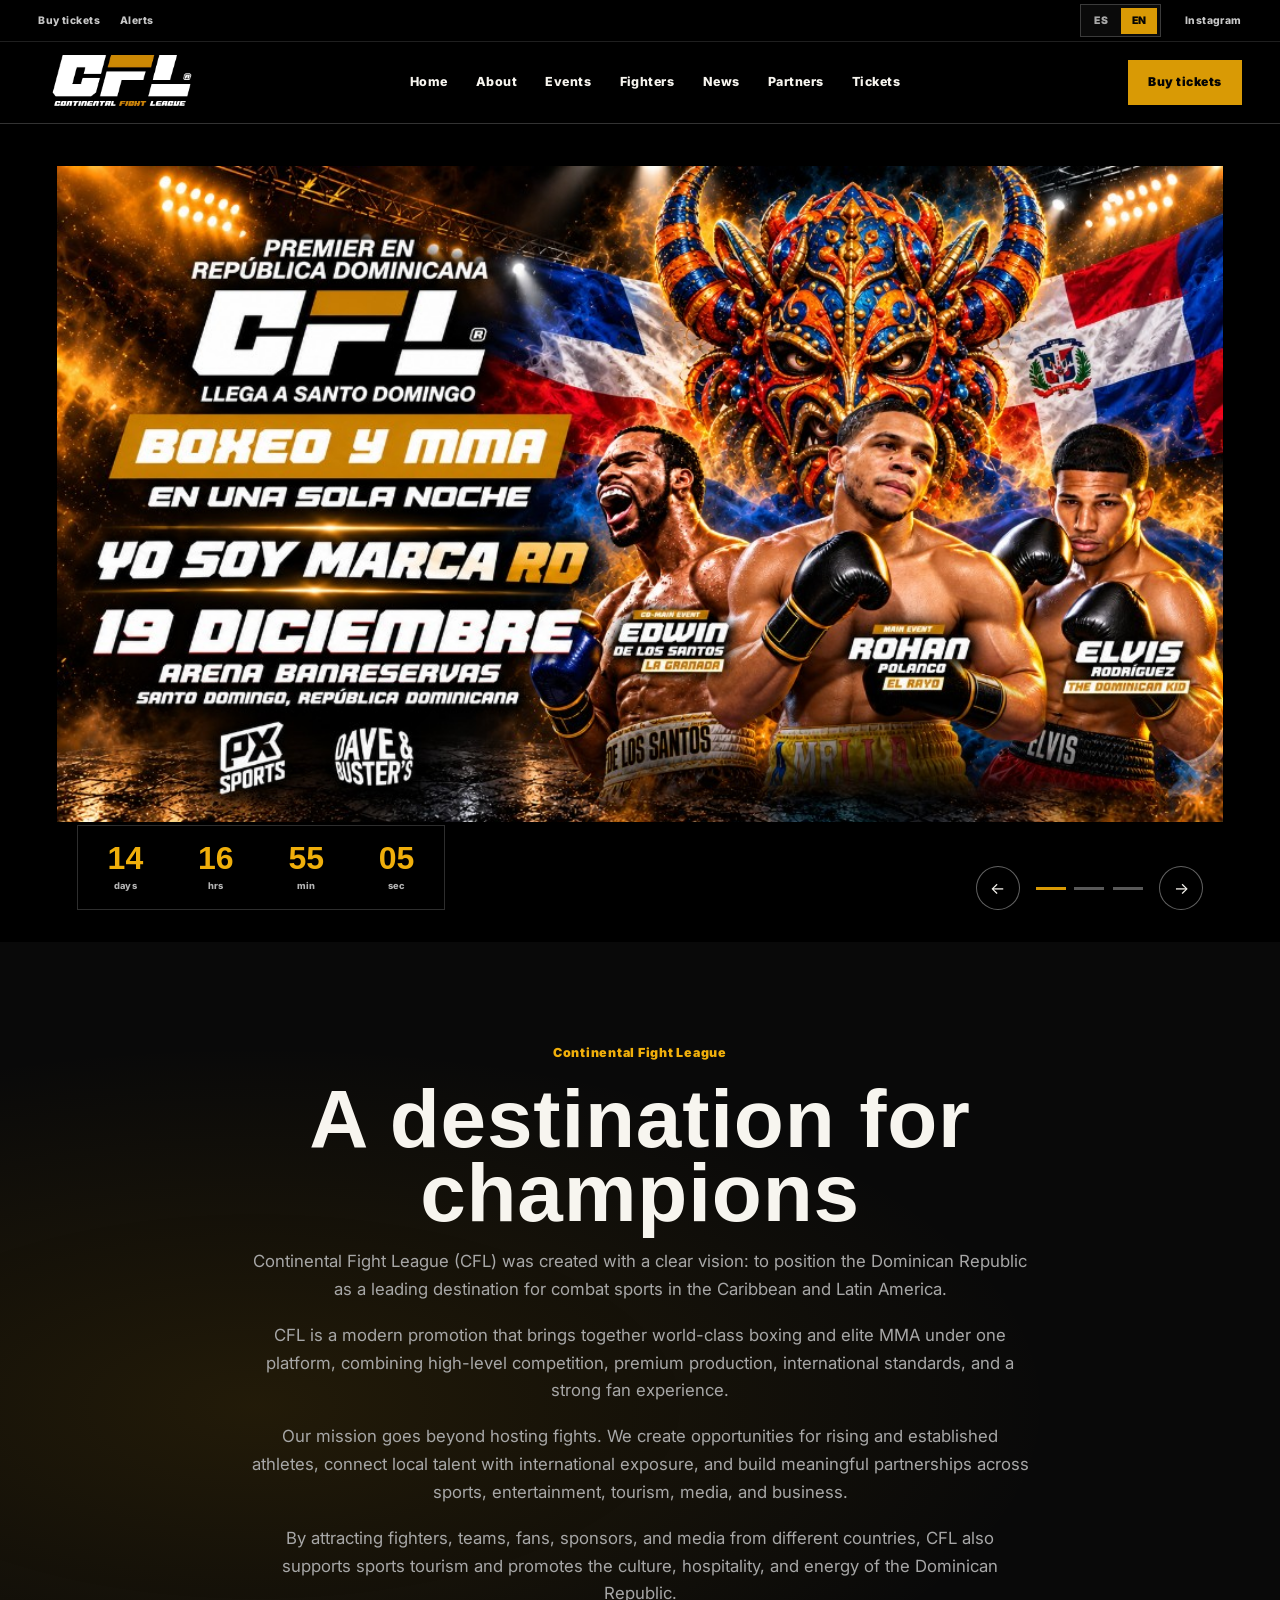
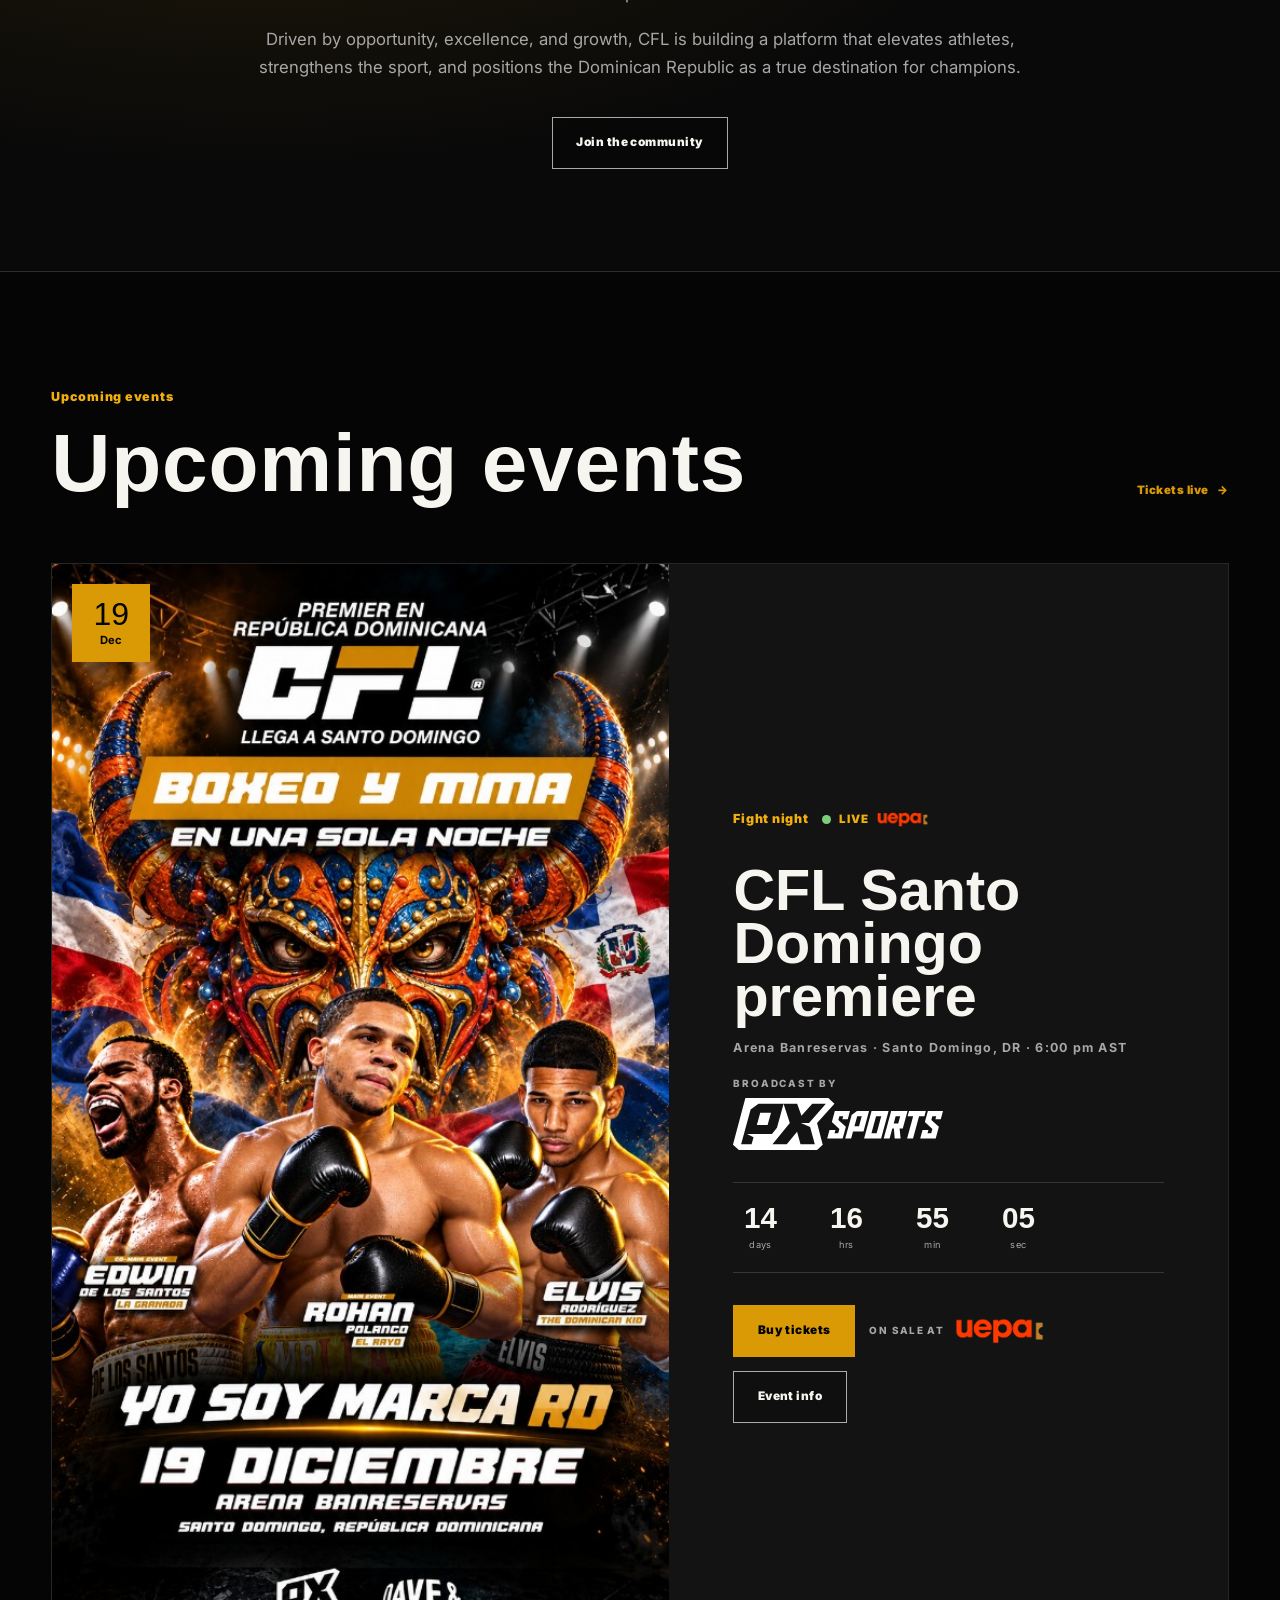
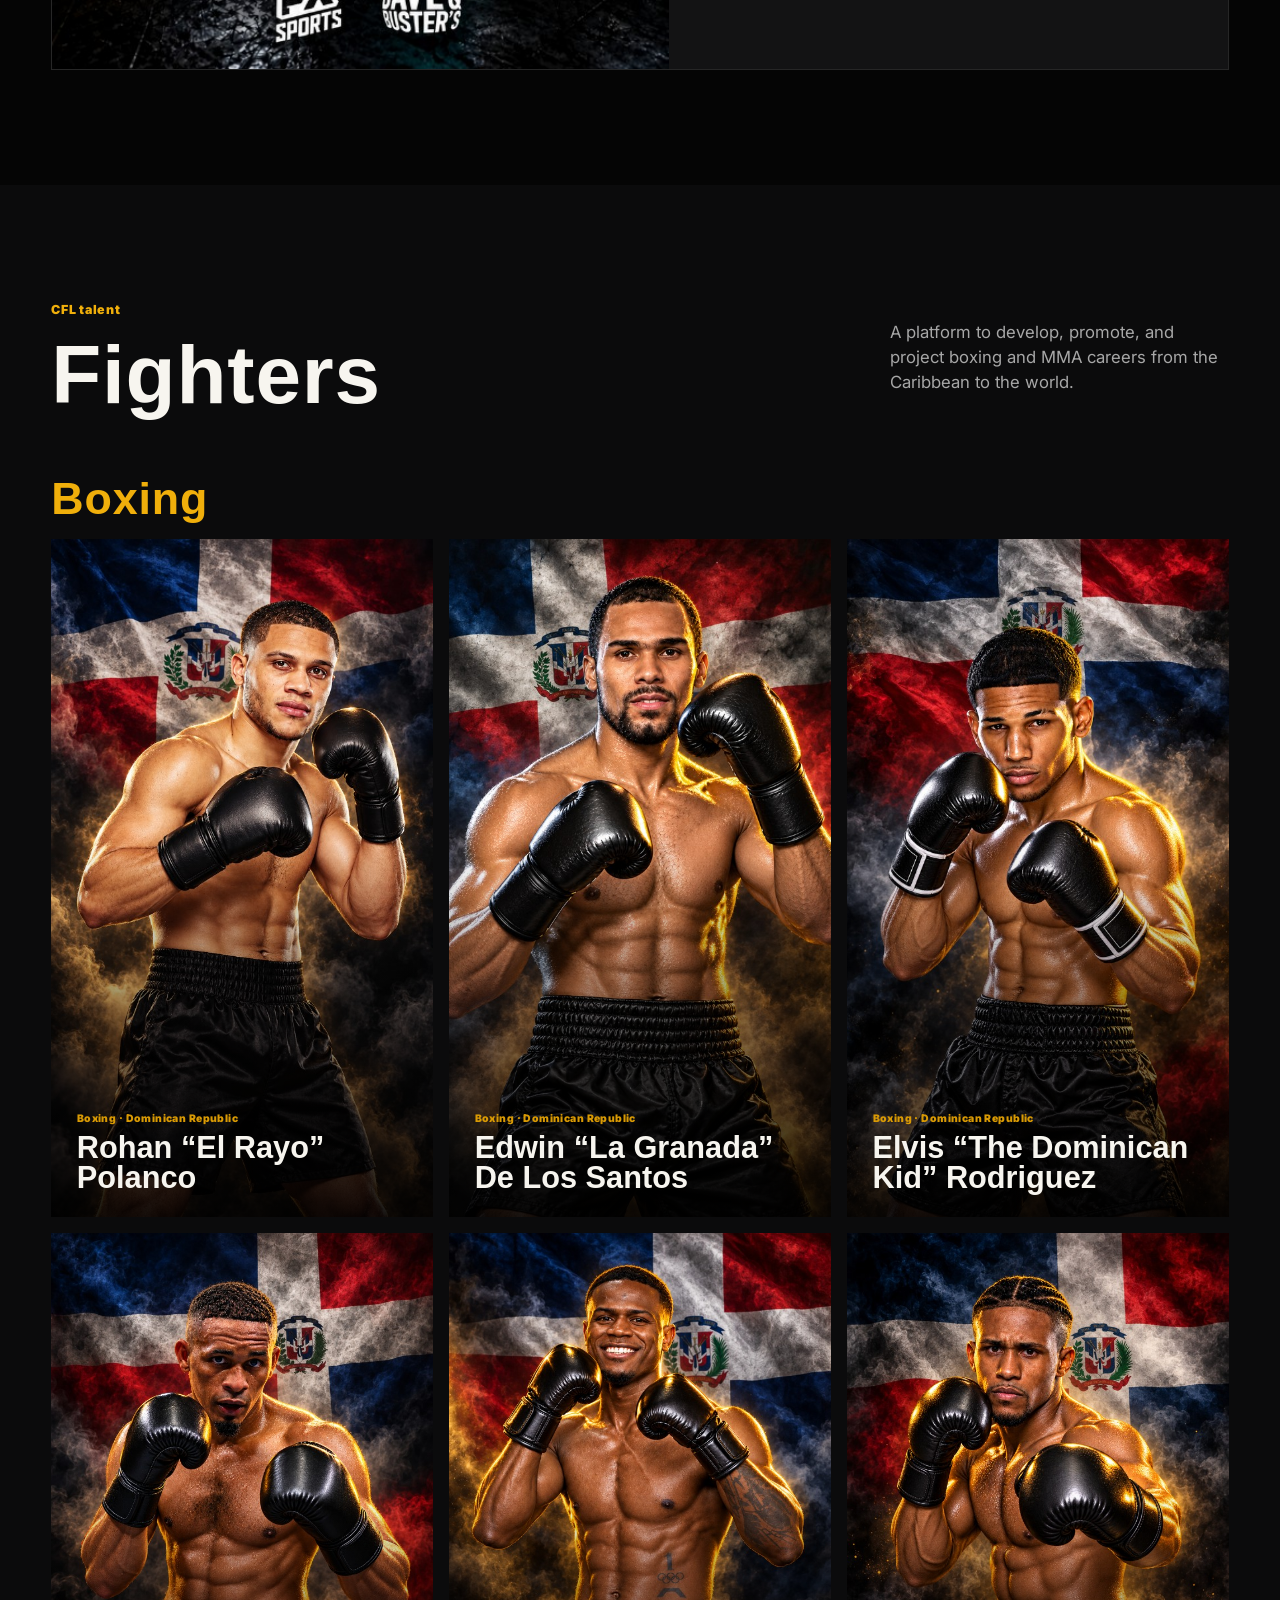
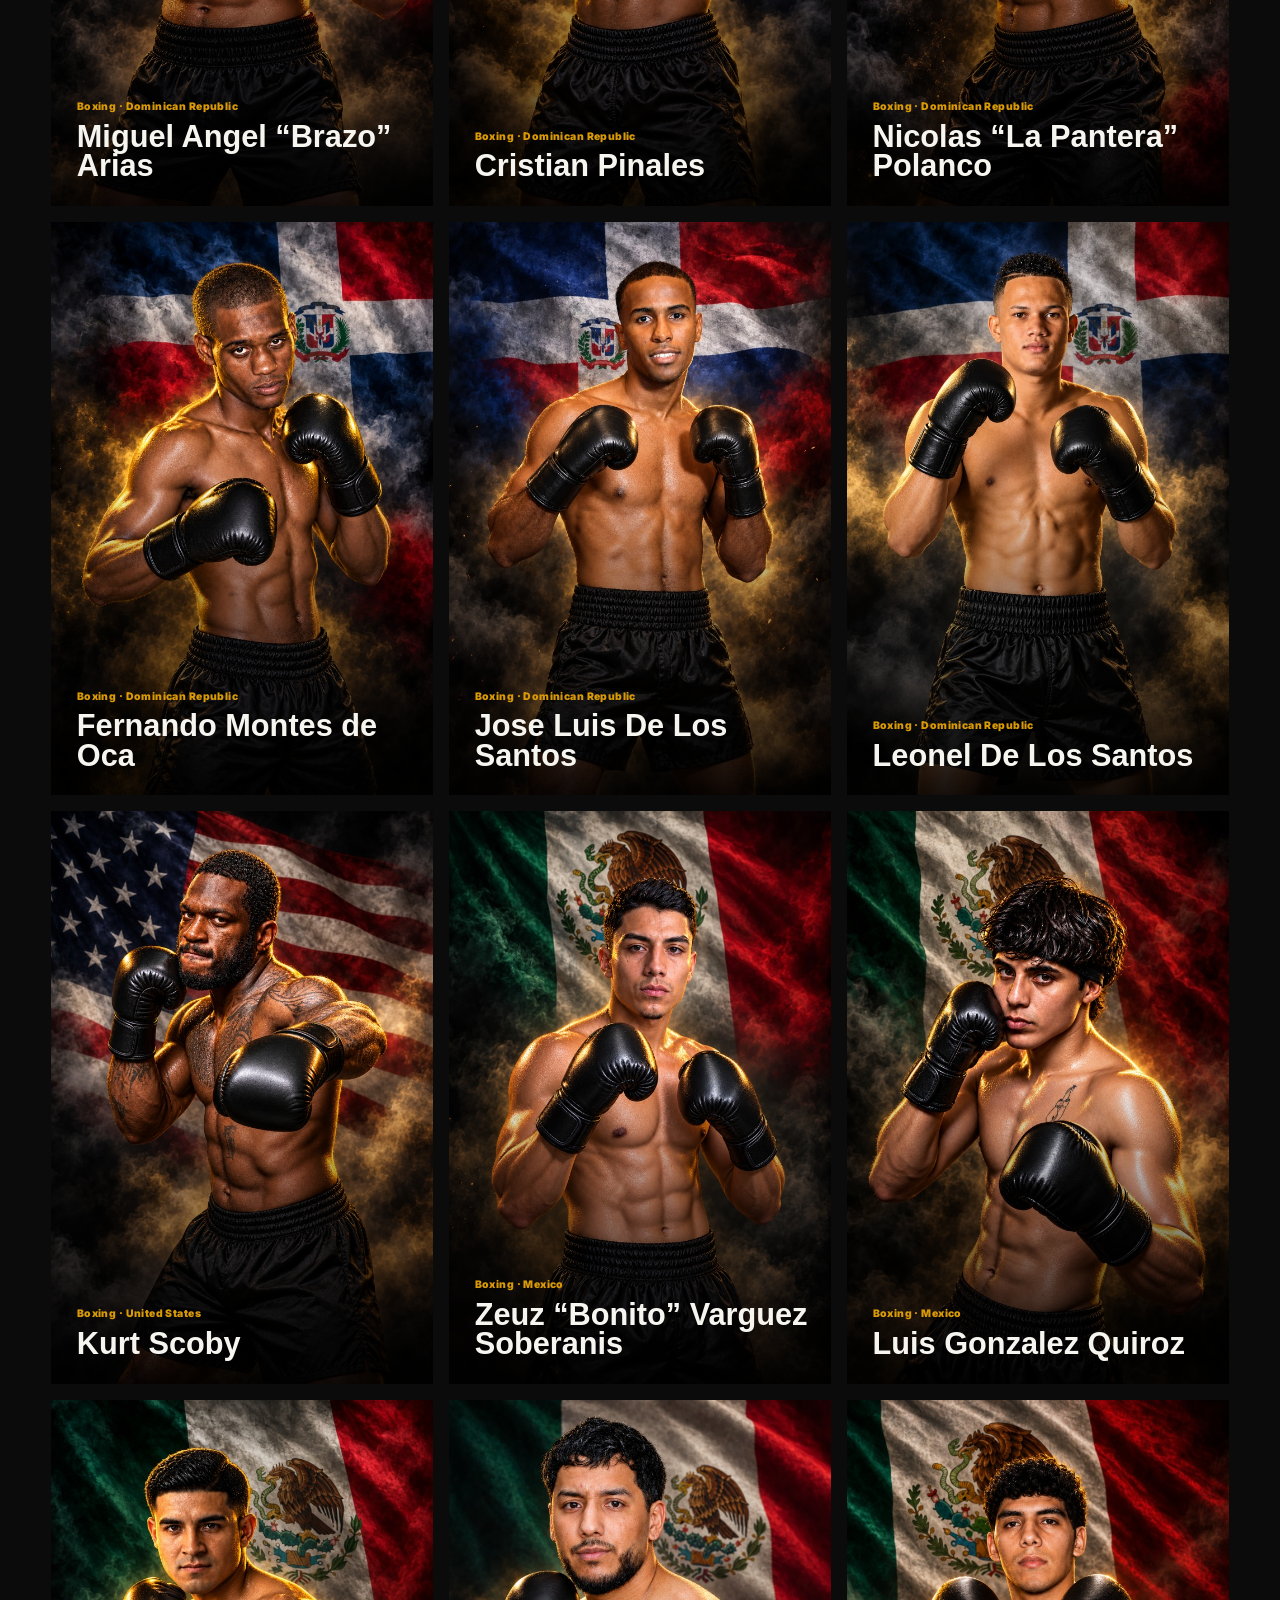
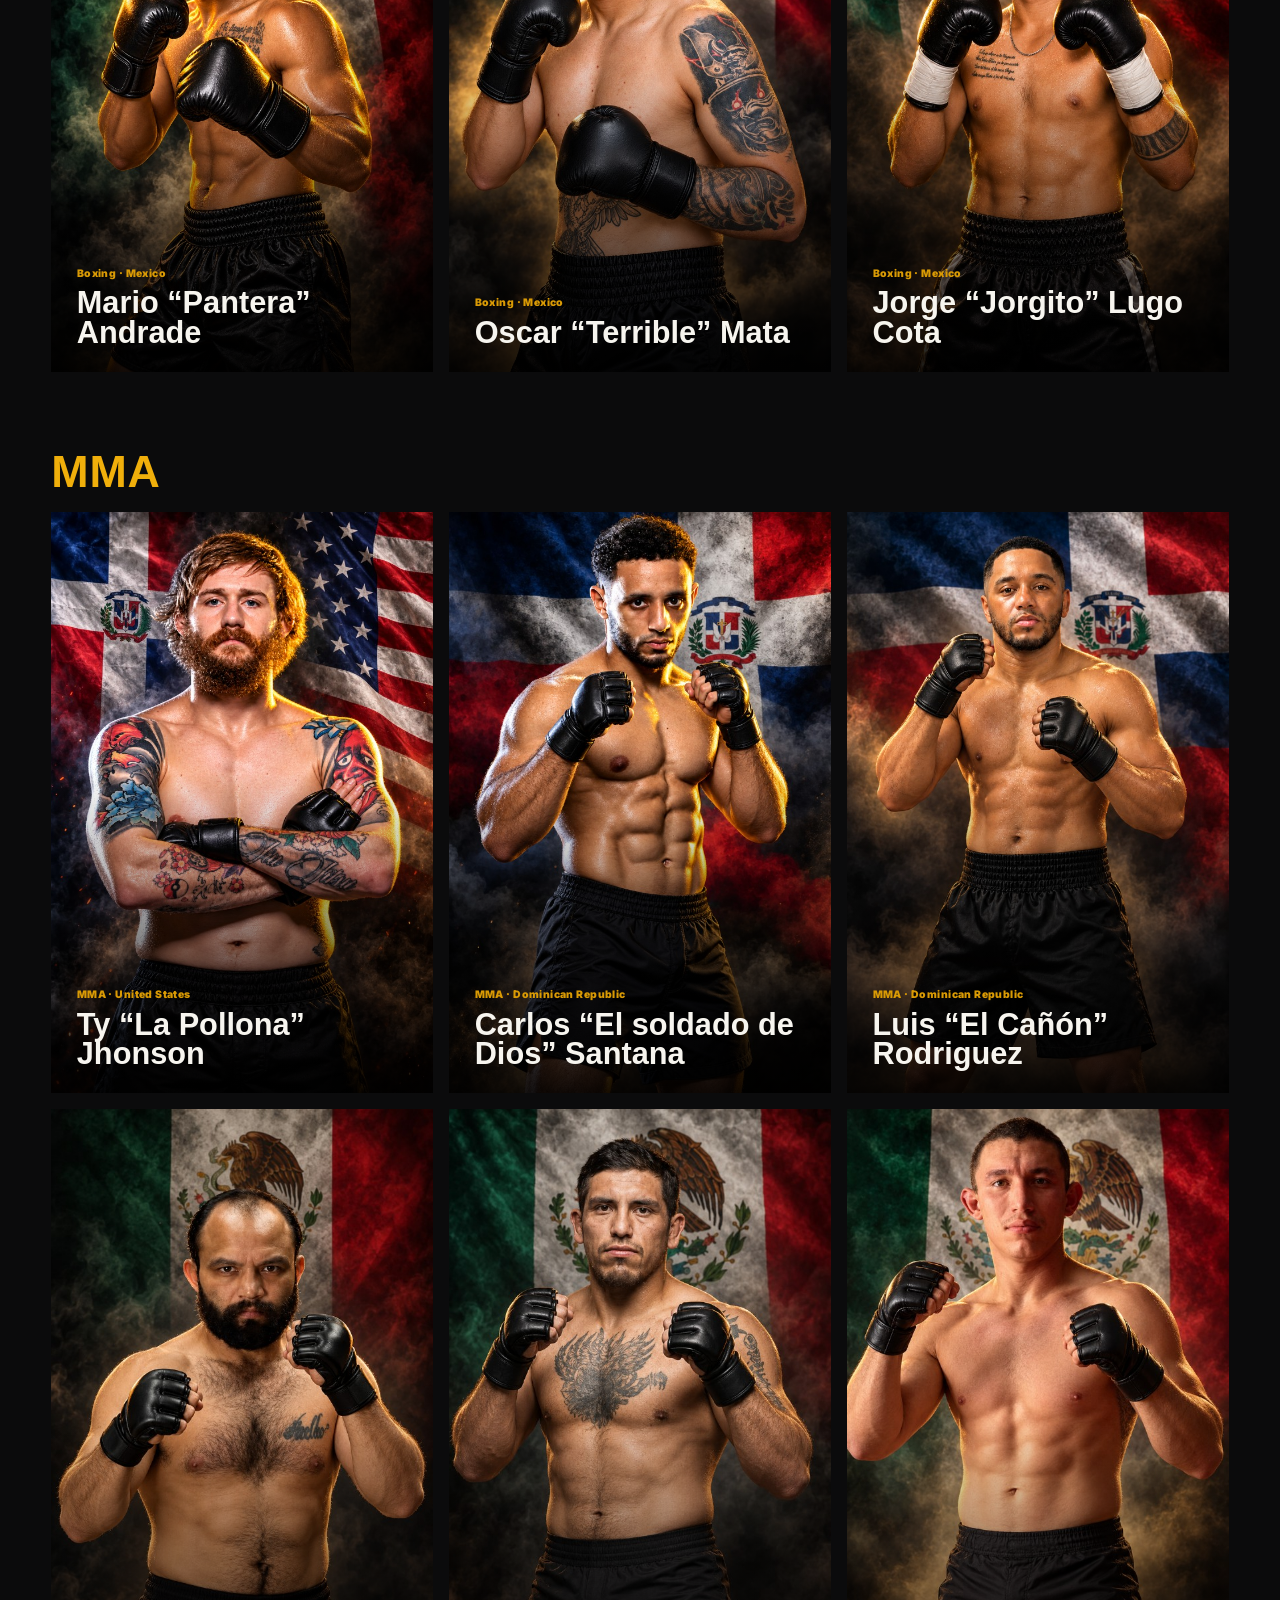
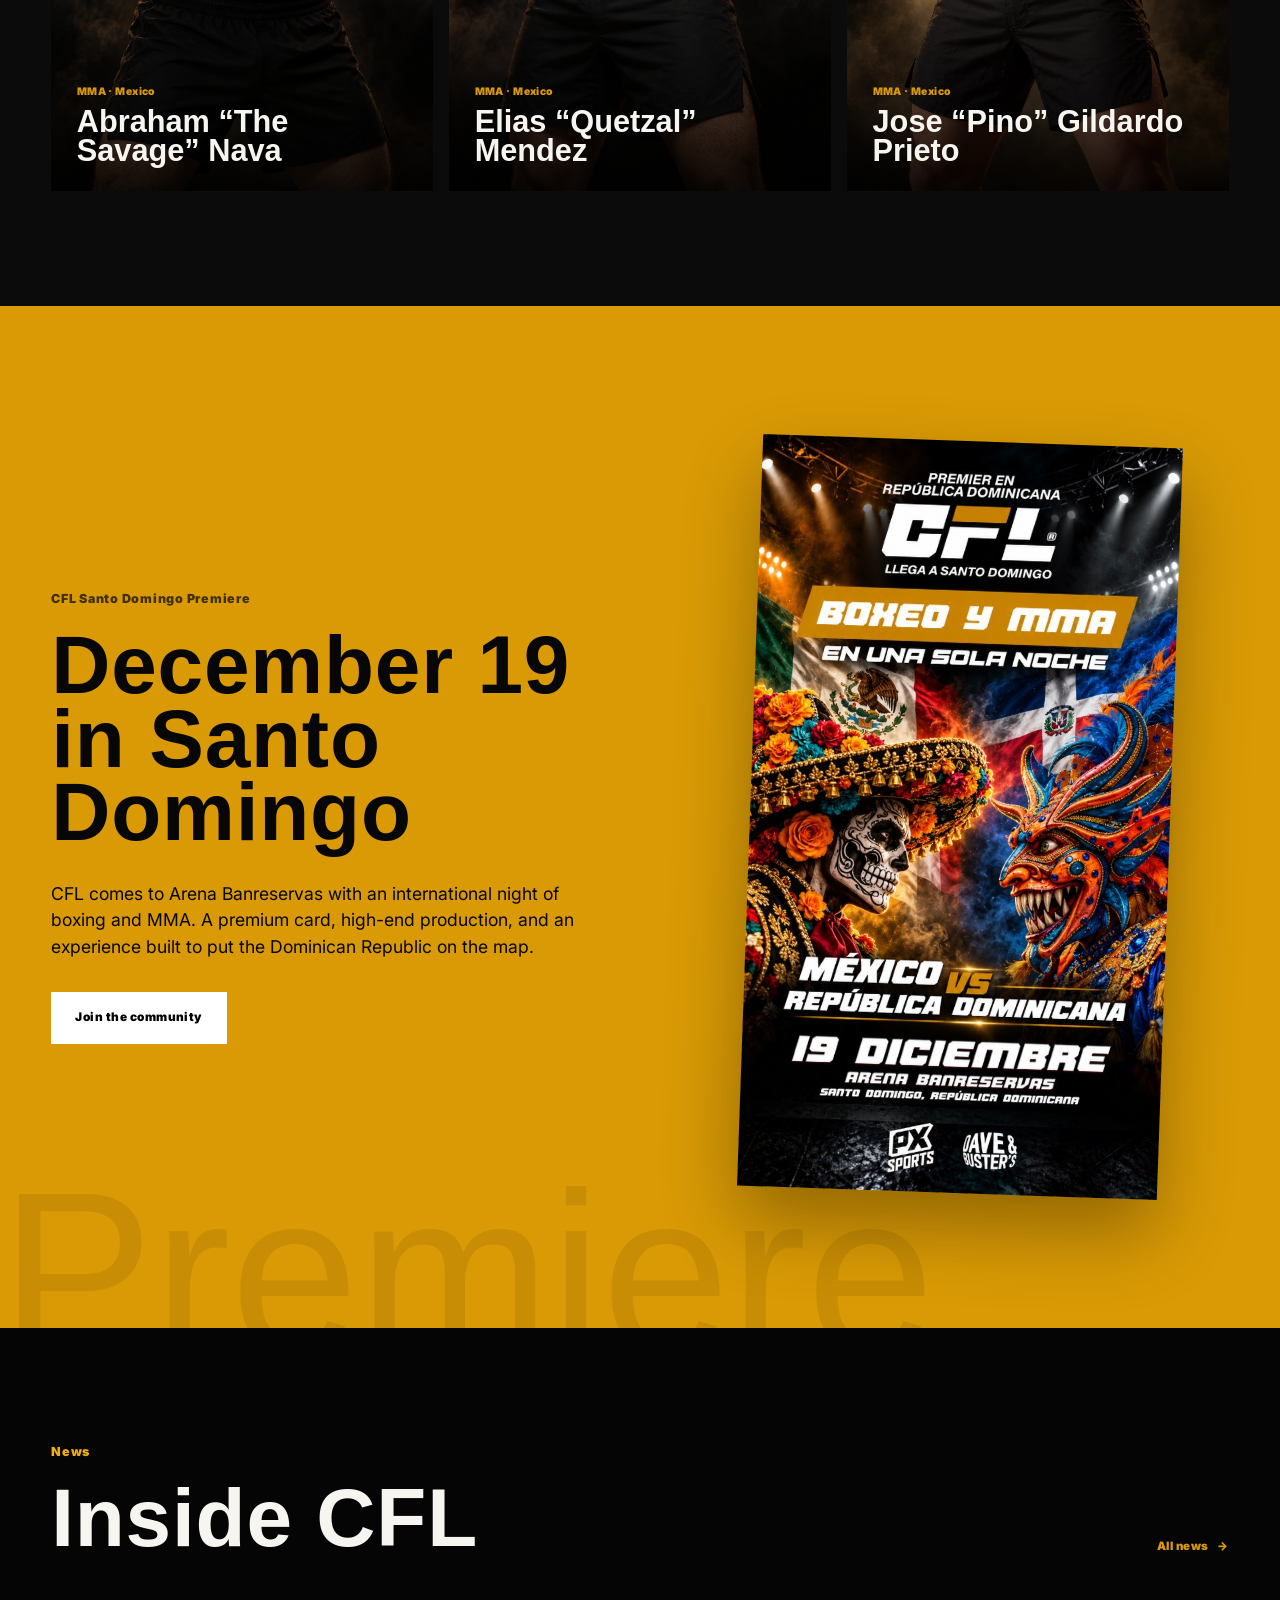
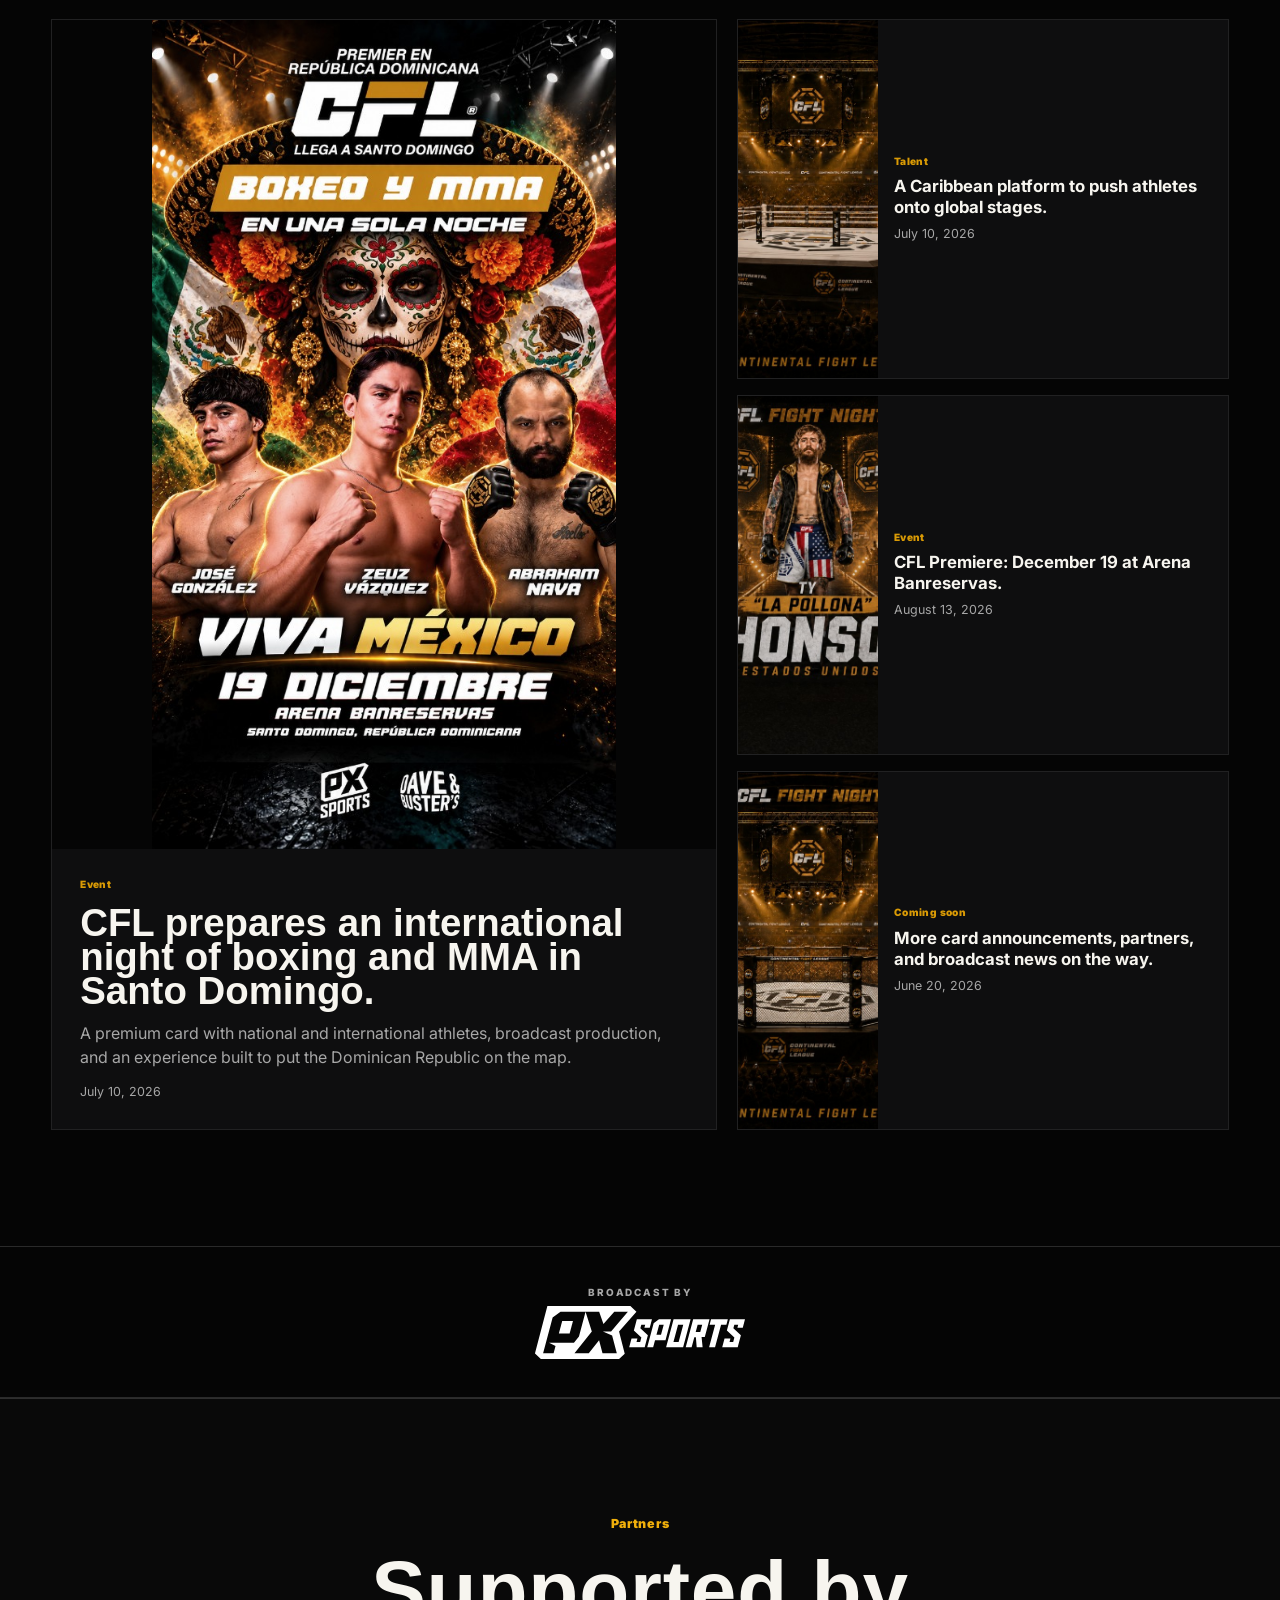
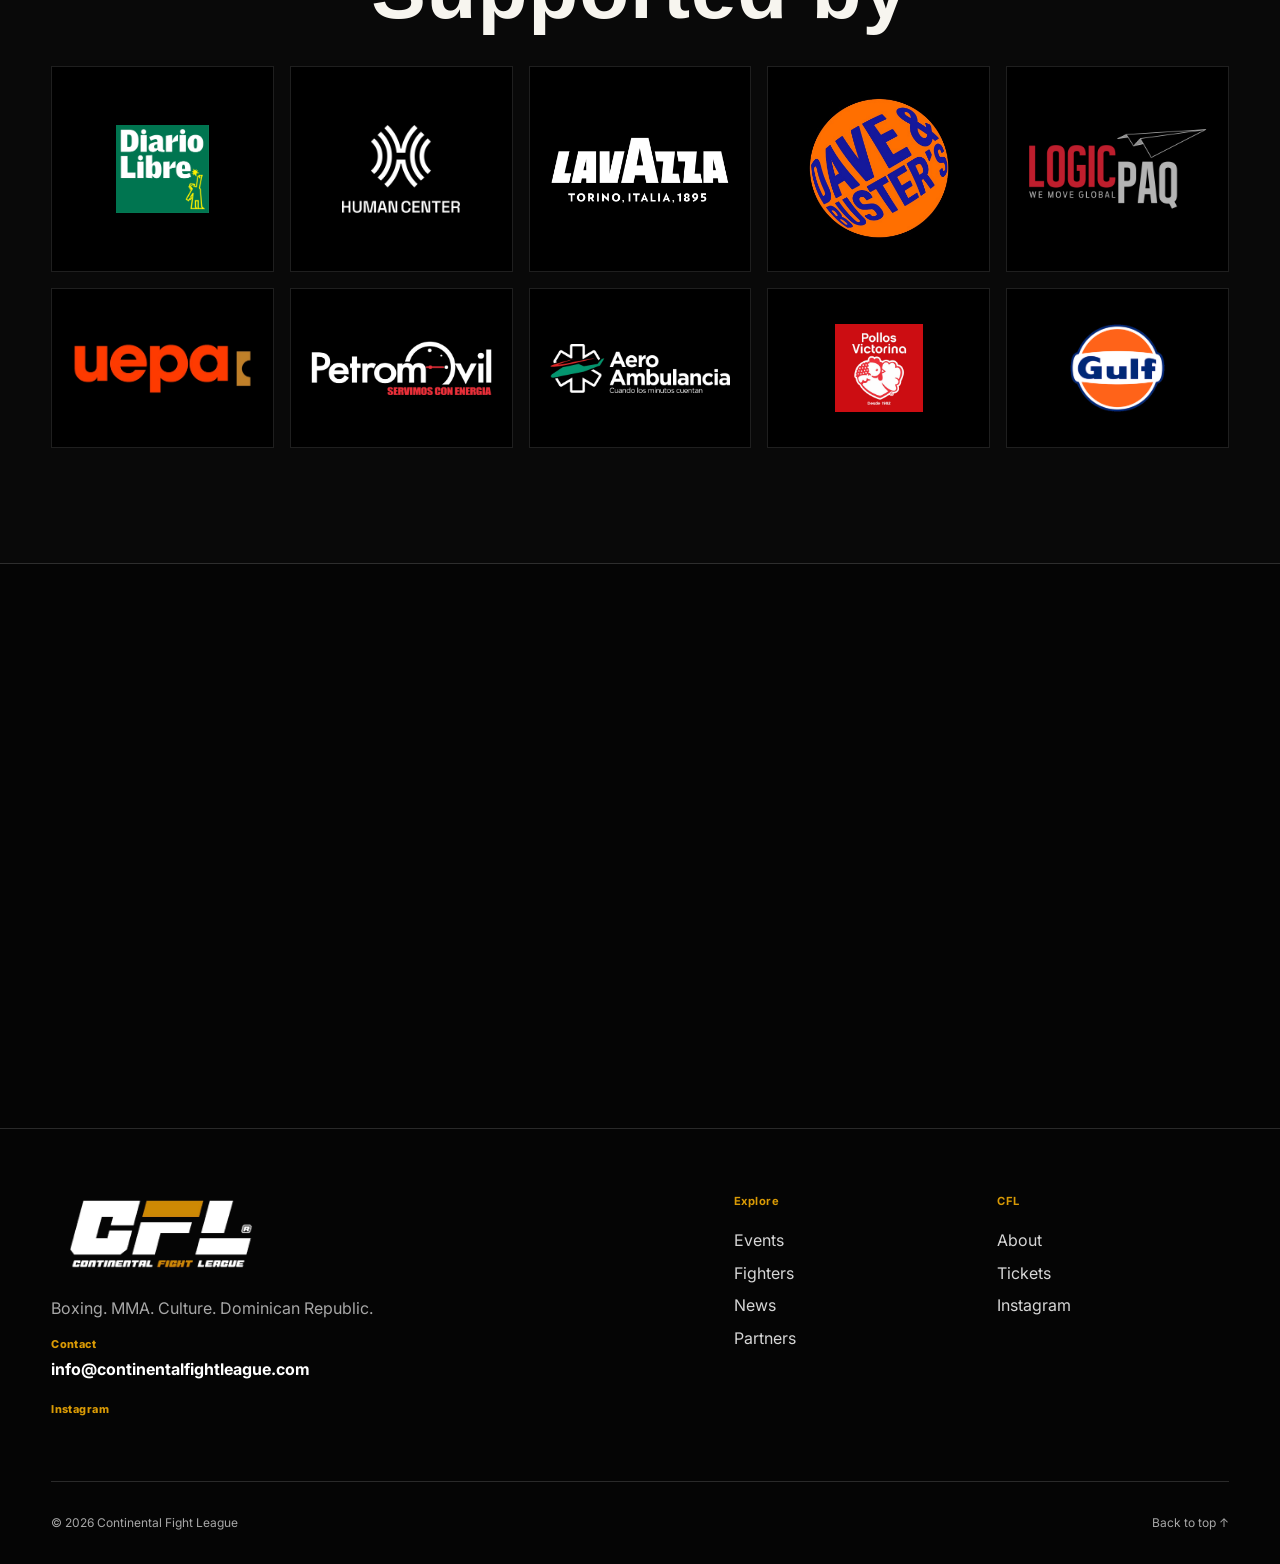
<file: index.html>
<!doctype html>
<html lang="en">
<head>
  <meta charset="utf-8" />
  <meta name="viewport" content="width=device-width, initial-scale=1" />
  <meta name="theme-color" content="#070707" />
  <meta name="description" content="Continental Fight League: boxing, MMA, and international entertainment from Santo Domingo, Dominican Republic." />
  <title>CFL | Continental Fight League</title>
  <link rel="icon" href="assets/favicon.png?v=5" type="image/png" />
  <link rel="apple-touch-icon" href="assets/apple-touch-icon.png?v=5" />
  <link rel="preconnect" href="https://fonts.googleapis.com" />
  <link rel="preconnect" href="https://fonts.gstatic.com" crossorigin />
  <link href="https://fonts.googleapis.com/css2?family=Inter:wght@400;600;700;800;900&display=swap" rel="stylesheet" />
  <link rel="stylesheet" href="styles.css?v=17" />
  <script>
    document.documentElement.lang = localStorage.getItem("cfl-lang") || "en";
  </script>
</head>
<body>
  <a class="skip-link" href="#main" data-i18n="skip">Saltar al contenido</a>

  <div class="utility-bar">
    <div class="utility-inner">
      <div class="utility-links">
        <a href="tickets.html" data-i18n="buy_tickets">Comprar boletos</a>
        <a href="#registro" data-i18n="alerts">Alertas</a>
      </div>
      <div class="utility-tools">
        <div class="lang-switch" role="group" data-i18n-aria="lang_label" aria-label="Idioma">
          <button type="button" data-lang="es" aria-pressed="false">ES</button>
          <button type="button" data-lang="en" aria-pressed="true">EN</button>
        </div>
        <div class="utility-social" data-i18n-aria="socials" aria-label="Redes sociales">
          <a href="https://www.instagram.com/cfldr" target="_blank" rel="noopener noreferrer">Instagram</a>
        </div>
      </div>
    </div>
  </div>

  <header class="site-header" id="top">
    <a class="brand" href="index.html" data-i18n-aria="brand_home" aria-label="CFL, inicio">
      <img src="assets/cfl-logo-white.png?v=6" alt="Continental Fight League" />
    </a>

    <button class="menu-toggle" type="button" aria-expanded="false" aria-controls="primary-nav">
      <span></span><span></span><span></span>
      <span class="sr-only" data-i18n="open_menu">Abrir menú</span>
    </button>

    <nav class="primary-nav" id="primary-nav" data-i18n-aria="nav_main" aria-label="Navegación principal">
      <a href="#top" data-i18n="nav_home">Inicio</a>
      <a href="#nosotros" data-i18n="nav_about">Nosotros</a>
      <a href="#evento" data-i18n="nav_events">Eventos</a>
      <a href="#talento" data-i18n="nav_fighters">Atletas</a>
      <a href="#noticias" data-i18n="nav_news">Noticias</a>
      <a href="#partners" data-i18n="nav_partners">Partners</a>
      <a href="tickets.html" data-i18n="nav_tickets">Boletos</a>
    </nav>

    <a class="header-cta" href="tickets.html" data-i18n="buy_tickets">Comprar boletos</a>
  </header>

  <main id="main">
    <section class="hero" data-i18n-aria="hero_label" aria-label="CFL fight night">
      <div class="hero-slider" data-slider>
        <article class="hero-slide hero-slide-poster is-active">
          <img src="assets/hero-marca-rd.jpg?v=1" alt="Yo soy marca RD. Edwin De Los Santos, Rohan Polanco y Elvis Rodríguez. Premier CFL, 19 de diciembre, Arena Banreservas." />
          <h1 class="sr-only" data-i18n="hero1_title">Yo soy marca RD</h1>
        </article>

        <article class="hero-slide hero-slide-poster">
          <img src="assets/hero-mexico-rd.jpg?v=1" alt="México vs República Dominicana. Boxeo y MMA en una sola noche. 19 de diciembre, Arena Banreservas." />
          <h2 class="sr-only" data-i18n="hero2_title">México vs República Dominicana</h2>
        </article>

        <article class="hero-slide hero-slide-poster">
          <img src="assets/hero-viva-mexico.jpg?v=2" alt="Viva México. Quiroz, Varguez y Andrade. 19 de diciembre, Arena Banreservas." />
          <h2 class="sr-only" data-i18n="hero3_title">Viva México</h2>
        </article>
      </div>

      <div class="hero-countdown" data-countdown data-date="2026-12-19T18:00:00-04:00" data-i18n-aria="countdown" aria-label="Cuenta regresiva">
        <div><strong data-days>00</strong><span data-i18n="days">días</span></div>
        <div><strong data-hours>00</strong><span data-i18n="hours">hrs</span></div>
        <div><strong data-minutes>00</strong><span data-i18n="minutes">min</span></div>
        <div><strong data-seconds>00</strong><span data-i18n="seconds">seg</span></div>
      </div>

      <div class="slider-controls" data-i18n-aria="slider_controls" aria-label="Controles del carrusel">
        <button type="button" data-prev data-i18n-aria="prev_slide" aria-label="Imagen anterior">←</button>
        <div class="slider-dots" data-dots></div>
        <button type="button" data-next data-i18n-aria="next_slide" aria-label="Imagen siguiente">→</button>
      </div>

      <div class="hero-index" aria-hidden="true"><span data-current>01</span><i></i><span>03</span></div>
    </section>

    <section class="belief section" id="nosotros">
      <div class="belief-inner reveal">
        <p class="eyebrow">Continental Fight League</p>
        <h2 data-i18n="belief_title">Un destino para campeones</h2>
        <p data-i18n="belief_copy">Continental Fight League (CFL) nació con una visión clara: posicionar a República Dominicana como un destino líder del combate en el Caribe y Latinoamérica.</p>
        <p class="belief-secondary" data-i18n="belief_copy2">CFL es una promoción moderna que reúne boxeo de clase mundial y MMA de élite en una sola plataforma, combinando competencia de alto nivel, producción premium, estándares internacionales y una gran experiencia para el fanático.</p>
        <p class="belief-secondary" data-i18n="belief_copy3">Nuestra misión va más allá de organizar peleas. Creamos oportunidades para atletas emergentes y consolidados, conectamos el talento local con exposición internacional y construimos alianzas reales entre deporte, entretenimiento, turismo, medios y negocios.</p>
        <p class="belief-secondary" data-i18n="belief_copy4">Al atraer peleadores, equipos, fans, sponsors y medios de distintos países, CFL también impulsa el turismo deportivo y proyecta la cultura, la hospitalidad y la energía de República Dominicana.</p>
        <p class="belief-secondary" data-i18n="belief_copy5">Impulsados por la oportunidad, la excelencia y el crecimiento, CFL construye una plataforma que eleva a los atletas, fortalece el deporte y posiciona a República Dominicana como un verdadero destino para campeones.</p>
        <a class="button button-ghost" href="#registro" data-i18n="belief_cta">Únete a la comunidad</a>
      </div>
    </section>

    <section class="events section" id="evento">
      <div class="section-heading split-heading reveal">
        <div>
          <p class="eyebrow" data-i18n="events_eyebrow">Próximos eventos</p>
          <h2 data-i18n="events_title">Próximos eventos</h2>
        </div>
        <a class="text-link" href="tickets.html"><span data-i18n="tickets_link">Boletos</span> <span>→</span></a>
      </div>

      <article class="event-card reveal">
        <div class="event-card-media">
          <img src="assets/yo-soy-marca-rd.jpg?v=1" alt="Premier en República Dominicana — Edwin De Los Santos, Rohan Polanco y Elvis Rodríguez, Yo soy marca RD, 19 de diciembre, Arena Banreservas" loading="lazy" />
          <div class="event-date-badge">
            <span data-i18n="event_day">19</span>
            <strong data-i18n="event_month">dic</strong>
          </div>
        </div>
        <div class="event-card-body">
          <p class="eyebrow event-eyebrow">
            <span data-i18n="event_eyebrow">Fight night</span>
            <a class="tickets-chip" href="tickets.html" data-ticket-chip data-opens="2026-11-10T18:00:00-04:00">
              <span class="tickets-live-dot" aria-hidden="true"></span>
              <span data-ticket-chip-label>Tickets live</span>
              <img src="assets/partner-uepa.png?v=1" alt="Uepa Tickets" />
            </a>
          </p>
          <h3 data-i18n="event_title">CFL Santo Domingo premiere</h3>
          <p class="event-venue" data-i18n="event_venue">Arena Banreservas · Santo Domingo, RD · 6:00 pm AST</p>
          <a class="broadcast-lockup" href="https://www.pxsports.com/" target="_blank" rel="noopener noreferrer">
            <span data-i18n="broadcast_by">Transmitido por</span>
            <img src="assets/partner-px-sports.svg" alt="PX Sports" />
          </a>
          <div class="event-card-countdown" data-countdown data-date="2026-12-19T18:00:00-04:00">
            <div><strong data-days>00</strong><span data-i18n="days">días</span></div>
            <div><strong data-hours>00</strong><span data-i18n="hours">hrs</span></div>
            <div><strong data-minutes>00</strong><span data-i18n="minutes">min</span></div>
            <div><strong data-seconds>00</strong><span data-i18n="seconds">seg</span></div>
          </div>
          <div class="event-actions">
            <a class="button button-primary" href="tickets.html" data-i18n="buy_tickets">Comprar boletos</a>
            <a class="ticket-seller" href="https://uepatickets.com/tickets/es-do/entradas-deporte-continental-fight-league-2026" target="_blank" rel="noopener noreferrer">
              <span data-i18n="tickets_seller">En venta en</span>
              <img src="assets/partner-uepa.png?v=1" alt="Uepa Tickets" />
            </a>
            <a class="button button-ghost" href="#talento" data-i18n="event_info">Info del evento</a>
          </div>
        </div>
      </article>
    </section>

    <section class="roster section" id="talento">
      <div class="section-heading split-heading reveal">
        <div>
          <p class="eyebrow" data-i18n="roster_eyebrow">Talento CFL</p>
          <h2 data-i18n="roster_title">Atletas</h2>
        </div>
        <p data-i18n="roster_copy">Una plataforma para desarrollar, promover y proyectar carreras de boxeo y MMA desde el Caribe hacia el mundo.</p>
      </div>

      <div class="roster-group reveal">
        <h3 class="roster-group-title" data-i18n="roster_boxing">Boxeo</h3>
        <div class="fighter-grid">
          <a class="fighter-card" href="fighter.html?id=rohan-polanco">
            <img src="assets/rohan-polanco.jpg?v=3" alt="Rohan Polanco" loading="lazy" />
            <div class="fighter-overlay">
              <span data-i18n="fighter_rohan">Boxeo · República Dominicana</span>
              <h3>Rohan “El Rayo” Polanco</h3>
            </div>
          </a>

          <a class="fighter-card" href="fighter.html?id=edwin-de-los-santos">
            <img src="assets/edwin-de-los-santos.jpg?v=2" alt="Edwin De Los Santos" loading="lazy" />
            <div class="fighter-overlay">
              <span data-i18n="fighter_edwin">Boxeo · República Dominicana</span>
              <h3>Edwin “La Granada” De Los Santos</h3>
            </div>
          </a>

          <a class="fighter-card" href="fighter.html?id=elvis-rodriguez">
            <img src="assets/elvis-rodriguez.jpg?v=1" alt="Elvis Rodriguez" loading="lazy" />
            <div class="fighter-overlay">
              <span data-i18n="fighter_elvis">Boxeo · República Dominicana</span>
              <h3>Elvis “The Dominican Kid” Rodriguez</h3>
            </div>
          </a>

          <a class="fighter-card" href="fighter.html?id=miguel-arias">
            <img src="assets/miguel-arias.jpg?v=4" alt="Miguel Angel Arias" loading="lazy" />
            <div class="fighter-overlay">
              <span data-i18n="fighter_miguel">Boxeo · República Dominicana</span>
              <h3>Miguel Angel “Brazo” Arias</h3>
            </div>
          </a>

          <a class="fighter-card" href="fighter.html?id=cristian-pinales">
            <img src="assets/cristian-pinales.jpg?v=1" alt="Cristian Pinales" loading="lazy" />
            <div class="fighter-overlay">
              <span data-i18n="fighter_cristian">Boxeo · República Dominicana</span>
              <h3>Cristian Pinales</h3>
            </div>
          </a>

          <a class="fighter-card" href="fighter.html?id=nicolas-polanco">
            <img src="assets/nicolas-polanco.jpg?v=1" alt="Nicolas Polanco" loading="lazy" />
            <div class="fighter-overlay">
              <span data-i18n="fighter_nicolas">Boxeo · República Dominicana</span>
              <h3>Nicolas “La Pantera” Polanco</h3>
            </div>
          </a>

          <a class="fighter-card" href="fighter.html?id=fernando-montes-de-oca">
            <img src="assets/fernando-montes-de-oca.jpg?v=1" alt="Fernando Montes de Oca" loading="lazy" />
            <div class="fighter-overlay">
              <span data-i18n="fighter_fernando">Boxeo · República Dominicana</span>
              <h3>Fernando Montes de Oca</h3>
            </div>
          </a>

          <a class="fighter-card" href="fighter.html?id=jose-luis-de-los-santos">
            <img src="assets/jose-luis-de-los-santos.jpg?v=1" alt="Jose Luis De Los Santos" loading="lazy" />
            <div class="fighter-overlay">
              <span data-i18n="fighter_jose_luis">Boxeo · República Dominicana</span>
              <h3>Jose Luis De Los Santos</h3>
            </div>
          </a>

          <a class="fighter-card" href="fighter.html?id=leonel-de-los-santos">
            <img src="assets/leonel-de-los-santos.jpg?v=1" alt="Leonel De Los Santos" loading="lazy" />
            <div class="fighter-overlay">
              <span data-i18n="fighter_leonel">Boxeo · República Dominicana</span>
              <h3>Leonel De Los Santos</h3>
            </div>
          </a>

          <a class="fighter-card" href="fighter.html?id=kurt-scoby">
            <img src="assets/kurt-scoby.jpg?v=2" alt="Kurt Scoby" loading="lazy" />
            <div class="fighter-overlay">
              <span data-i18n="fighter_kurt">Boxeo · Estados Unidos</span>
              <h3>Kurt Scoby</h3>
            </div>
          </a>

          <a class="fighter-card" href="fighter.html?id=zeuz-varguez">
            <img src="assets/zeuz-varguez.jpg?v=3" alt="Zeuz Varguez Soberanis" loading="lazy" />
            <div class="fighter-overlay">
              <span data-i18n="fighter_zeuz">Boxeo · México</span>
              <h3>Zeuz “Bonito” Varguez Soberanis</h3>
            </div>
          </a>

          <a class="fighter-card" href="fighter.html?id=luis-gonzalez">
            <img src="assets/luis-gonzalez.jpg?v=3" alt="Luis Gonzalez Quiroz" loading="lazy" />
            <div class="fighter-overlay">
              <span data-i18n="fighter_luis">Boxeo · México</span>
              <h3>Luis Gonzalez Quiroz</h3>
            </div>
          </a>

          <a class="fighter-card" href="fighter.html?id=mario-andrade">
            <img src="assets/mario-andrade.jpg?v=1" alt="Mario Andrade" loading="lazy" />
            <div class="fighter-overlay">
              <span data-i18n="fighter_mario">Boxeo · México</span>
              <h3>Mario “Pantera” Andrade</h3>
            </div>
          </a>

          <a class="fighter-card" href="fighter.html?id=oscar-mata">
            <img src="assets/oscar-mata.jpg?v=2" alt="Oscar Mata" loading="lazy" />
            <div class="fighter-overlay">
              <span data-i18n="fighter_oscar">Boxeo · México</span>
              <h3>Oscar “Terrible” Mata</h3>
            </div>
          </a>

          <a class="fighter-card" href="fighter.html?id=jorge-lugo">
            <img src="assets/jorge-lugo.jpg?v=1" alt="Jorge Lugo Cota" loading="lazy" />
            <div class="fighter-overlay">
              <span data-i18n="fighter_jorge">Boxeo · México</span>
              <h3>Jorge “Jorgito” Lugo Cota</h3>
            </div>
          </a>
        </div>
      </div>

      <div class="roster-group reveal">
        <h3 class="roster-group-title" data-i18n="roster_mma">MMA</h3>
        <div class="fighter-grid">
          <a class="fighter-card" href="fighter.html?id=ty-jhonson">
            <img src="assets/ty-jhonson.jpg?v=7" alt="Ty La Pollona Jhonson" loading="lazy" />
            <div class="fighter-overlay">
              <span data-i18n="fighter_ty">MMA · Estados Unidos</span>
              <h3>Ty “La Pollona” Jhonson</h3>
            </div>
          </a>

          <a class="fighter-card" href="fighter.html?id=carlos-santana">
            <img src="assets/carlos-santana.jpg?v=2" alt="Carlos Santana" loading="lazy" />
            <div class="fighter-overlay">
              <span data-i18n="fighter_carlos">MMA · República Dominicana</span>
              <h3>Carlos “El soldado de Dios” Santana</h3>
            </div>
          </a>

          <a class="fighter-card" href="fighter.html?id=luis-rodriguez">
            <img src="assets/luis-rodriguez.jpg?v=1" alt="Luis Rodriguez" loading="lazy" />
            <div class="fighter-overlay">
              <span data-i18n="fighter_luis_rodriguez">MMA · República Dominicana</span>
              <h3>Luis “El Cañón” Rodriguez</h3>
            </div>
          </a>

          <a class="fighter-card" href="fighter.html?id=abraham-nava">
            <img src="assets/abraham-nava.jpg?v=2" alt="Abraham Nava" loading="lazy" />
            <div class="fighter-overlay">
              <span data-i18n="fighter_abraham">MMA · México</span>
              <h3>Abraham “The Savage” Nava</h3>
            </div>
          </a>

          <a class="fighter-card" href="fighter.html?id=elias-mendez">
            <img src="assets/elias-mendez.jpg?v=1" alt="Elias Mendez" loading="lazy" />
            <div class="fighter-overlay">
              <span data-i18n="fighter_elias">MMA · México</span>
              <h3>Elias “Quetzal” Mendez</h3>
            </div>
          </a>

          <a class="fighter-card" href="fighter.html?id=jose-gildardo">
            <img src="assets/jose-gildardo.jpg?v=1" alt="Jose Gildardo Prieto" loading="lazy" />
            <div class="fighter-overlay">
              <span data-i18n="fighter_jose_prieto">MMA · México</span>
              <h3>Jose “Pino” Gildardo Prieto</h3>
            </div>
          </a>
        </div>
      </div>
    </section>

    <section class="brand-story section">
      <div class="brand-story-copy reveal">
        <p class="eyebrow" data-i18n="brand_eyebrow">CFL Santo Domingo Premiere</p>
        <h2 data-i18n="brand_title">19 de diciembre en Santo Domingo</h2>
        <p data-i18n="brand_copy">CFL llega a la Arena Banreservas con una noche internacional de boxeo y MMA. Una cartelera premium, producción de alto nivel y una experiencia diseñada para proyectar a República Dominicana.</p>
        <a class="button button-light" href="#registro" data-i18n="belief_cta">Únete a la comunidad</a>
      </div>
      <div class="brand-story-art reveal">
        <img src="assets/mexico-vs-rd.jpg?v=1" alt="México vs República Dominicana — Premier CFL, 19 de diciembre, Arena Banreservas" loading="lazy" />
      </div>
      <div class="brand-story-word" aria-hidden="true" data-i18n="brand_word">Premiere</div>
    </section>

    <section class="news section" id="noticias">
      <div class="section-heading split-heading reveal">
        <div>
          <p class="eyebrow" data-i18n="news_eyebrow">Noticias</p>
          <h2 data-i18n="news_title">Dentro de CFL</h2>
        </div>
        <a class="text-link" href="#registro"><span data-i18n="news_all">Todas las noticias</span> <span>→</span></a>
      </div>

      <div class="news-layout">
        <article class="news-feature reveal">
          <a href="#registro">
            <img src="assets/viva-mexico.jpg?v=1" alt="Viva México — José González, Zeuz Vázquez y Abraham Nava, 19 de diciembre, Arena Banreservas" loading="lazy" />
            <div class="news-feature-copy">
              <span data-i18n="news1_tag">Evento</span>
              <h3 data-i18n="news1_title">CFL prepara una noche internacional de boxeo y MMA en Santo Domingo.</h3>
              <p data-i18n="news1_copy">Una cartelera premium con atletas nacionales e internacionales, producción televisiva y una experiencia diseñada para proyectar a República Dominicana.</p>
              <time datetime="2026-07-10" data-i18n="news1_date">10 julio 2026</time>
            </div>
          </a>
        </article>

        <div class="news-list">
          <article class="news-row reveal">
            <a href="#registro">
              <img src="assets/cfl-arena-boxing.png" alt="Arena CFL de boxeo" loading="lazy" />
              <div>
                <span data-i18n="news2_tag">Talento</span>
                <h3 data-i18n="news2_title">Una plataforma caribeña para impulsar atletas hacia escenarios globales.</h3>
                <time datetime="2026-07-10" data-i18n="news2_date">10 julio 2026</time>
              </div>
            </a>
          </article>
          <article class="news-row reveal">
            <a href="#evento">
              <img src="assets/ty-jhonson-us.png?v=5" alt="Ty Jhonson en la entrada de CFL" loading="lazy" />
              <div>
                <span data-i18n="news3_tag">Evento</span>
                <h3 data-i18n="news3_title">CFL Premiere: 19 de diciembre en Arena Banreservas.</h3>
                <time datetime="2026-08-13" data-i18n="news3_date">13 agosto 2026</time>
              </div>
            </a>
          </article>
          <article class="news-row reveal">
            <a href="#registro">
              <img src="assets/cfl-arena-mma.png" alt="Arena CFL de MMA" loading="lazy" />
              <div>
                <span data-i18n="news4_tag">Próximamente</span>
                <h3 data-i18n="news4_title">Más anuncios de cartelera, partners y transmisión en camino.</h3>
                <time datetime="2026-06-20" data-i18n="news4_date">20 junio 2026</time>
              </div>
            </a>
          </article>
        </div>
      </div>
    </section>

    <section class="broadcast-bar">
      <a class="broadcast-lockup broadcast-lockup-center" href="https://www.pxsports.com/" target="_blank" rel="noopener noreferrer">
        <span data-i18n="broadcast_by">Transmitido por</span>
        <img src="assets/partner-px-sports.svg" alt="PX Sports" />
      </a>
    </section>

    <section class="partners section" id="partners">
      <div class="section-heading reveal">
        <p class="eyebrow" data-i18n="partners_eyebrow">Partners</p>
        <h2 data-i18n="partners_title">Con el respaldo de</h2>
      </div>
      <div class="partners-row reveal">
        <a class="partner-card partner-card-logo" href="https://www.diariolibre.com/" target="_blank" rel="noopener noreferrer">
          <img src="assets/partner-diario-libre.png" alt="Diario Libre" />
        </a>
        <div class="partner-card partner-card-logo">
          <img src="assets/partner-human-center.png" alt="Human Center" />
        </div>
        <a class="partner-card partner-card-logo" href="https://www.azzaval.com/" target="_blank" rel="noopener noreferrer">
          <img src="assets/partner-lavazza.png?v=2" alt="Lavazza" />
        </a>
        <a class="partner-card partner-card-logo" href="https://www.instagram.com/davenbustersrd?psln=MWhraDA1amw1cmo0aw==" target="_blank" rel="noopener noreferrer">
          <img class="partner-logo-dave" src="assets/partner-dave-busters.png" alt="Dave &amp; Buster's" />
        </a>
        <a class="partner-card partner-card-logo" href="https://do.logicpaq.com/" target="_blank" rel="noopener noreferrer">
          <img src="assets/partner-logicpaq.png" alt="LogicPaq" />
        </a>
        <a class="partner-card partner-card-logo" href="https://uepatickets.com/tickets/es-do/entradas-deporte-continental-fight-league-2026" target="_blank" rel="noopener noreferrer">
          <img src="assets/partner-uepa.png?v=1" alt="Uepa Tickets" />
        </a>
        <a class="partner-card partner-card-logo" href="https://petromovil.com.do/" target="_blank" rel="noopener noreferrer">
          <img src="assets/partner-petromovil.png?v=2" alt="Petromovil" />
        </a>
        <a class="partner-card partner-card-logo" href="https://confirma.do/" target="_blank" rel="noopener noreferrer">
          <img src="assets/partner-aero-ambulancia.png?v=2" alt="Aero Ambulancia" />
        </a>
        <a class="partner-card partner-card-logo" href="https://www.pollosvictorina.com.do/" target="_blank" rel="noopener noreferrer">
          <img src="assets/partner-pollos-victorina.png?v=1" alt="Pollos Victorina" />
        </a>
        <a class="partner-card partner-card-logo" href="https://www.instagram.com/gulfoildominicana/?hl=es" target="_blank" rel="noopener noreferrer">
          <img src="assets/partner-gulf.png?v=1" alt="Gulf Lubricantes" />
        </a>
      </div>
    </section>

    <section class="signup" id="registro">
      <div class="signup-copy reveal">
        <p class="eyebrow" data-i18n="signup_eyebrow">Acceso prioritario</p>
        <h2 data-i18n="signup_title">Recibe primero las noticias, boletos y anuncios de cartelera.</h2>
      </div>
      <form class="signup-form reveal" action="#" method="post" data-source="home">
        <label>
          <span class="sr-only" data-i18n="name">Nombre</span>
          <input type="text" name="name" data-i18n-placeholder="name" placeholder="Nombre" autocomplete="name" />
        </label>
        <label>
          <span class="sr-only" data-i18n="email">Correo electrónico</span>
          <input type="email" name="email" data-i18n-placeholder="email" placeholder="Correo electrónico" autocomplete="email" required />
        </label>
        <label class="signup-hp" aria-hidden="true">
          <span>Company</span>
          <input type="text" name="company" tabindex="-1" autocomplete="off" />
        </label>
        <button type="submit"><span data-i18n="signup_submit">Registrarme</span> <span>→</span></button>
        <p data-signup-status data-i18n="signup_note">Boletos, eventos y noticias. Al registrarte aceptas recibir comunicaciones de CFL.</p>
      </form>
    </section>
  </main>

  <footer class="site-footer">
    <div class="footer-brand">
      <img src="assets/cfl-logo-white.png?v=6" alt="Continental Fight League" />
      <p data-i18n="footer_tagline">Boxeo. MMA. Cultura. República Dominicana.</p>
      <p class="footer-contact"><span data-i18n="footer_contact">Contacto</span> <a href="mailto:info@continentalfightleague.com">info@continentalfightleague.com</a></p>
      <div class="footer-social">
        <a href="https://www.instagram.com/cfldr" target="_blank" rel="noopener noreferrer">Instagram</a>
      </div>
    </div>
    <div class="footer-nav">
      <div>
        <h2 data-i18n="footer_explore">Explora</h2>
        <a href="#evento" data-i18n="nav_events">Eventos</a>
        <a href="#talento" data-i18n="nav_fighters">Atletas</a>
        <a href="#noticias" data-i18n="nav_news">Noticias</a>
        <a href="#partners" data-i18n="nav_partners">Partners</a>
      </div>
      <div>
        <h2>CFL</h2>
        <a href="#nosotros" data-i18n="nav_about">Nosotros</a>
        <a href="tickets.html" data-i18n="nav_tickets">Boletos</a>
        <a href="https://www.instagram.com/cfldr" target="_blank" rel="noopener noreferrer">Instagram</a>
      </div>
    </div>
    <div class="footer-bottom">
      <span>© 2026 Continental Fight League</span>
      <a href="#top" data-i18n="back_top">Volver arriba ↑</a>
    </div>
  </footer>

  <script src="i18n.js?v=11"></script>
  <script src="script.js?v=3"></script>
</body>
</html>
</file>
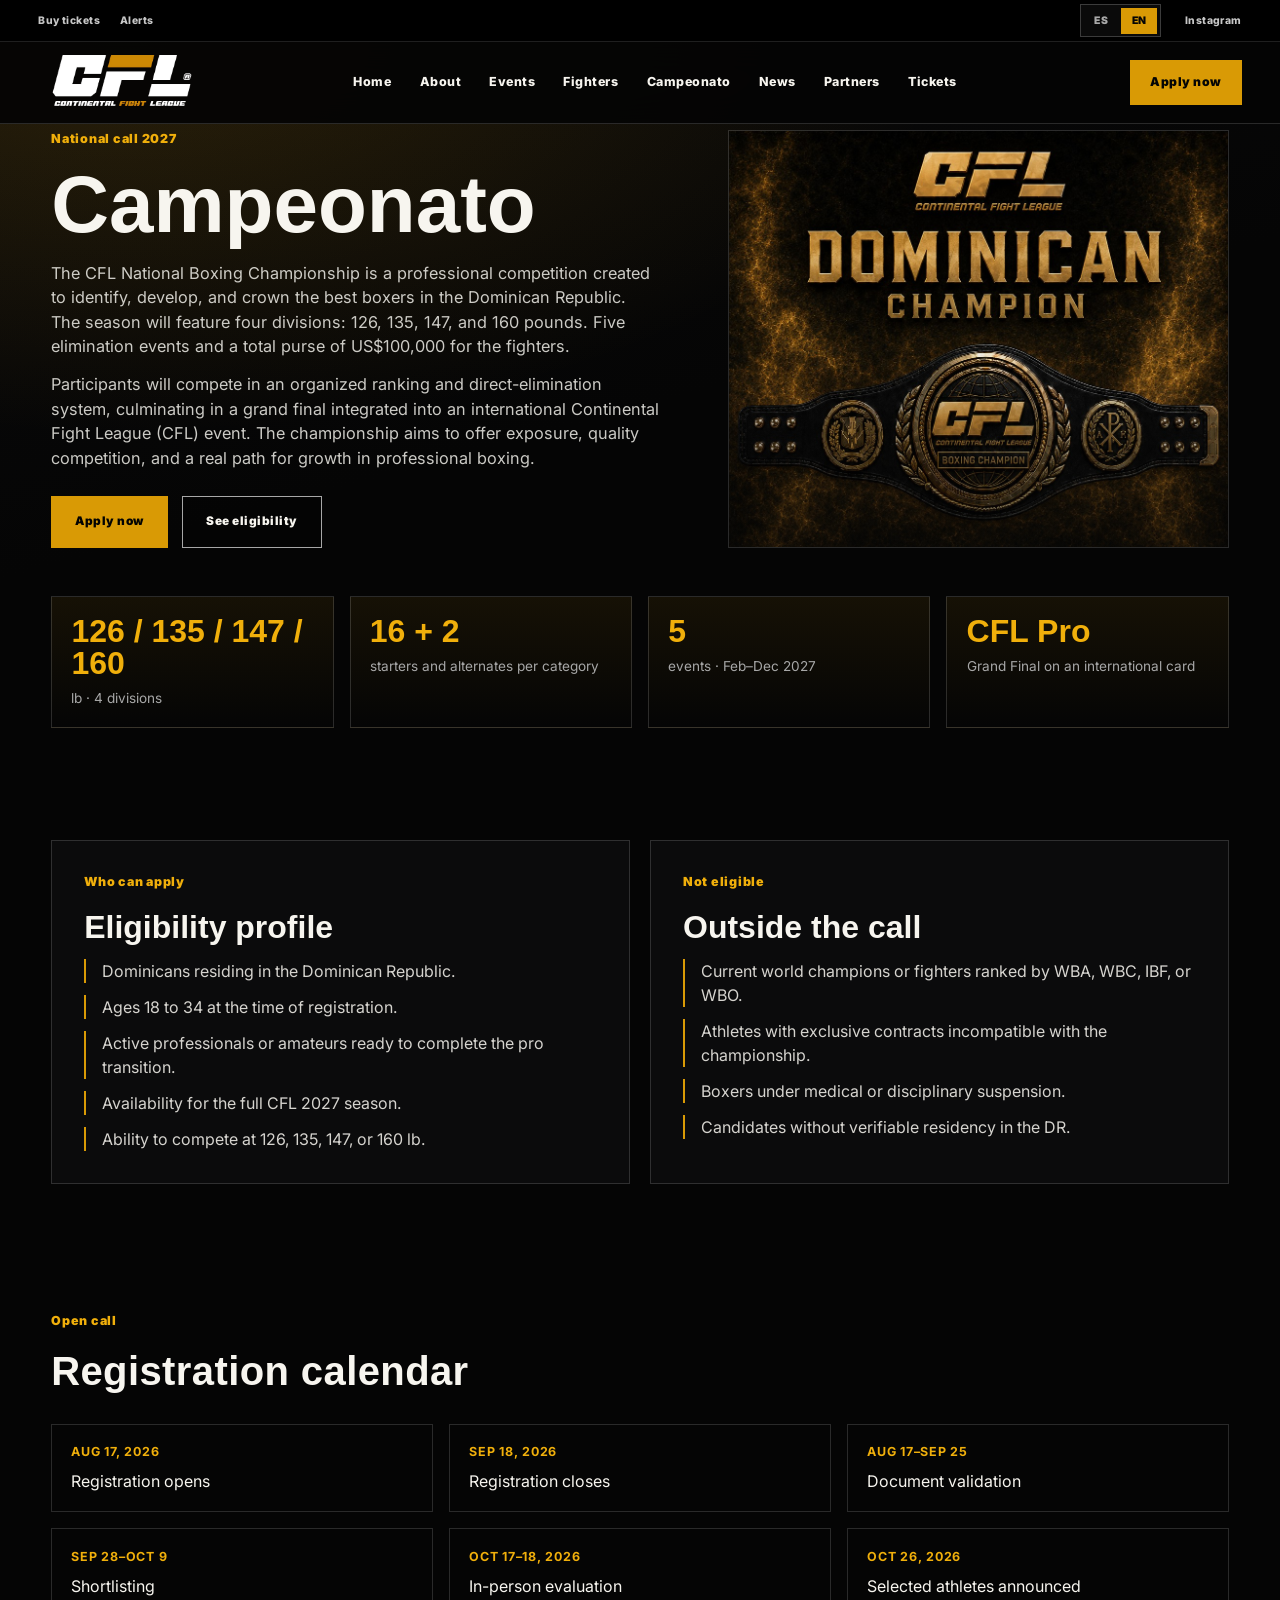
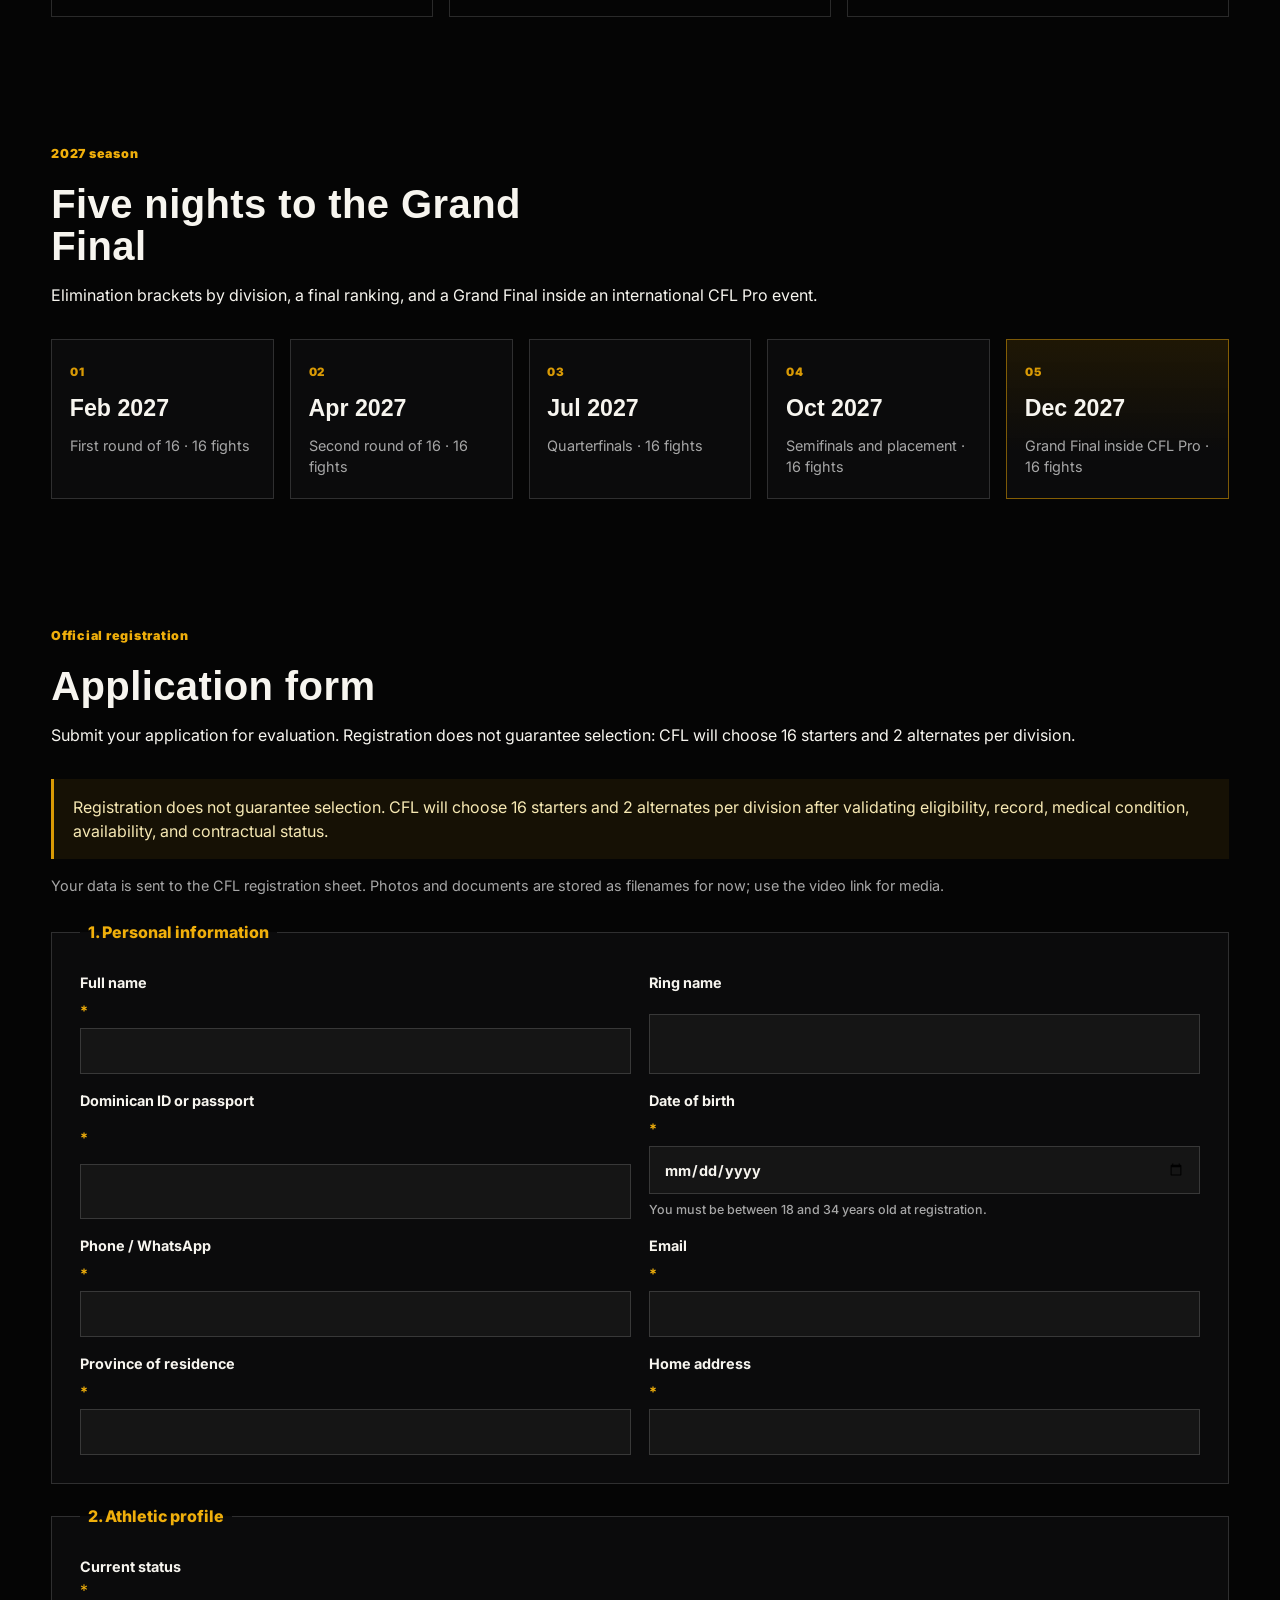
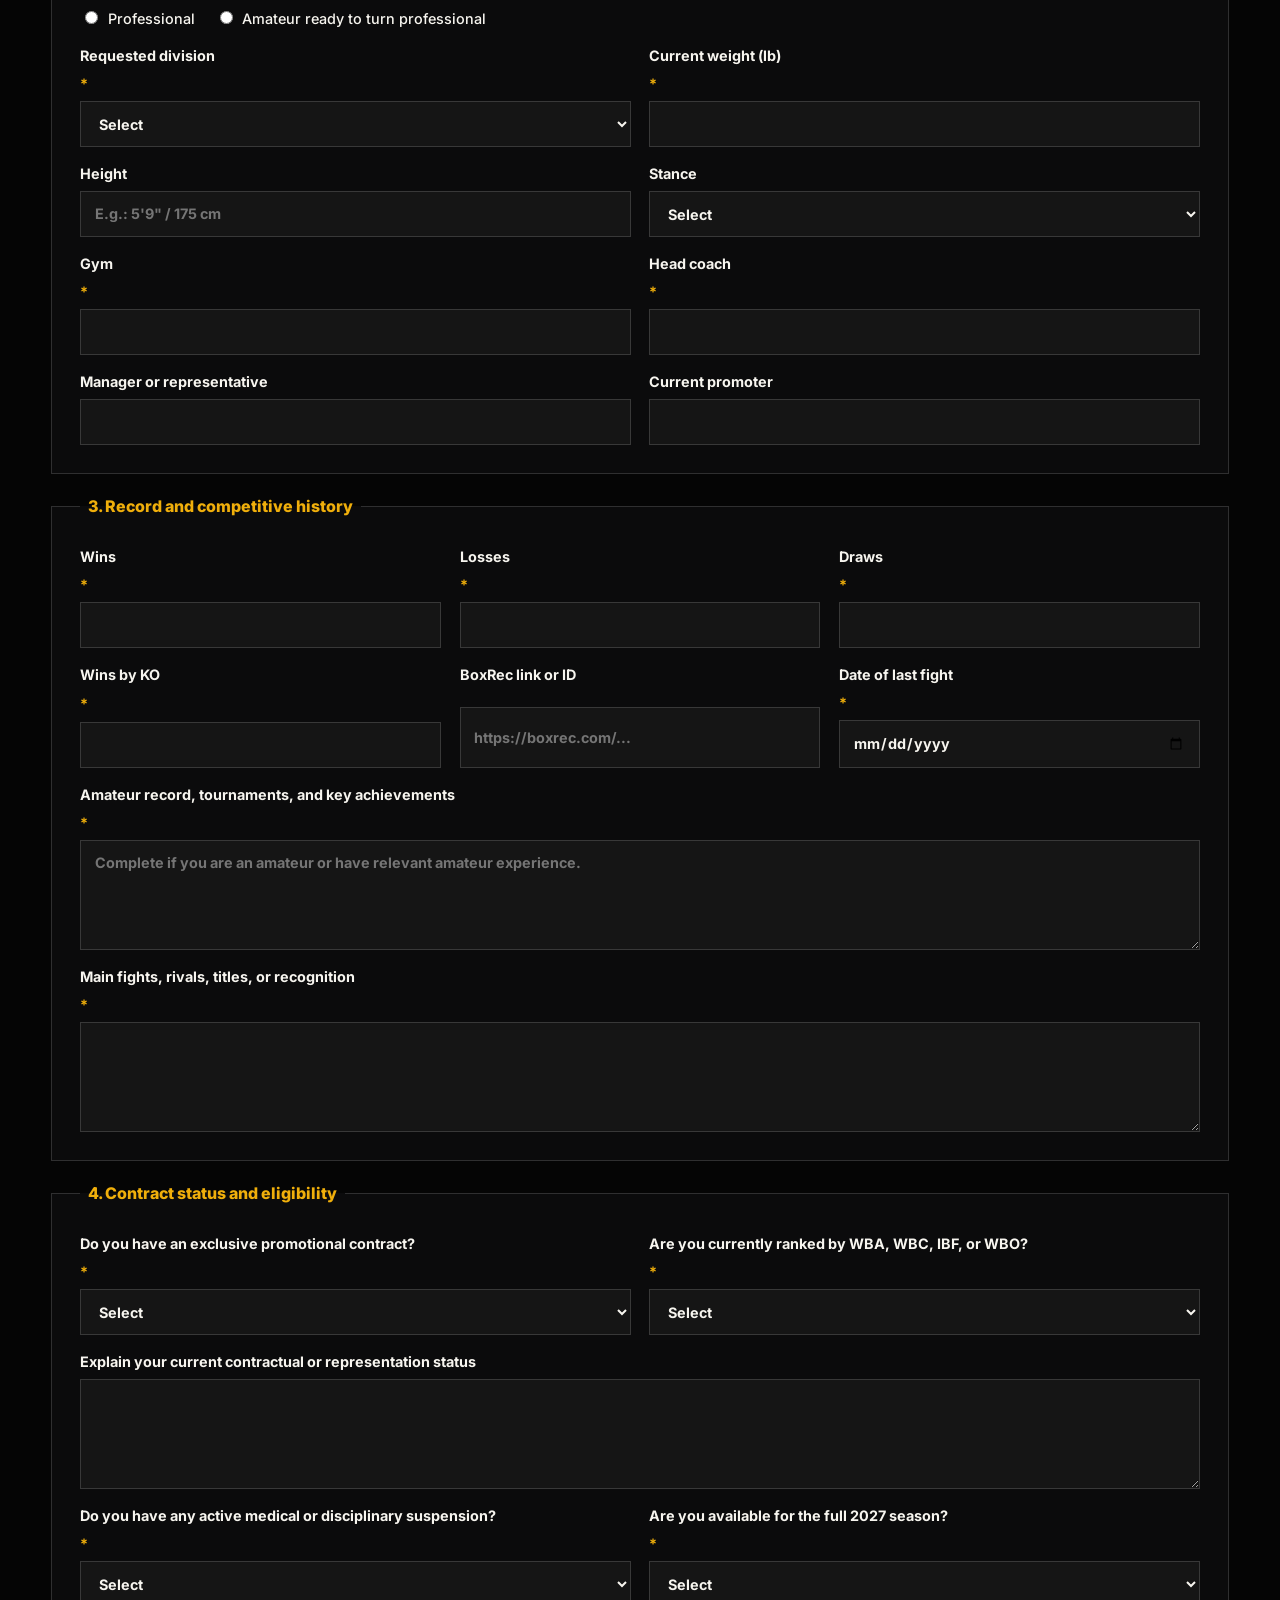
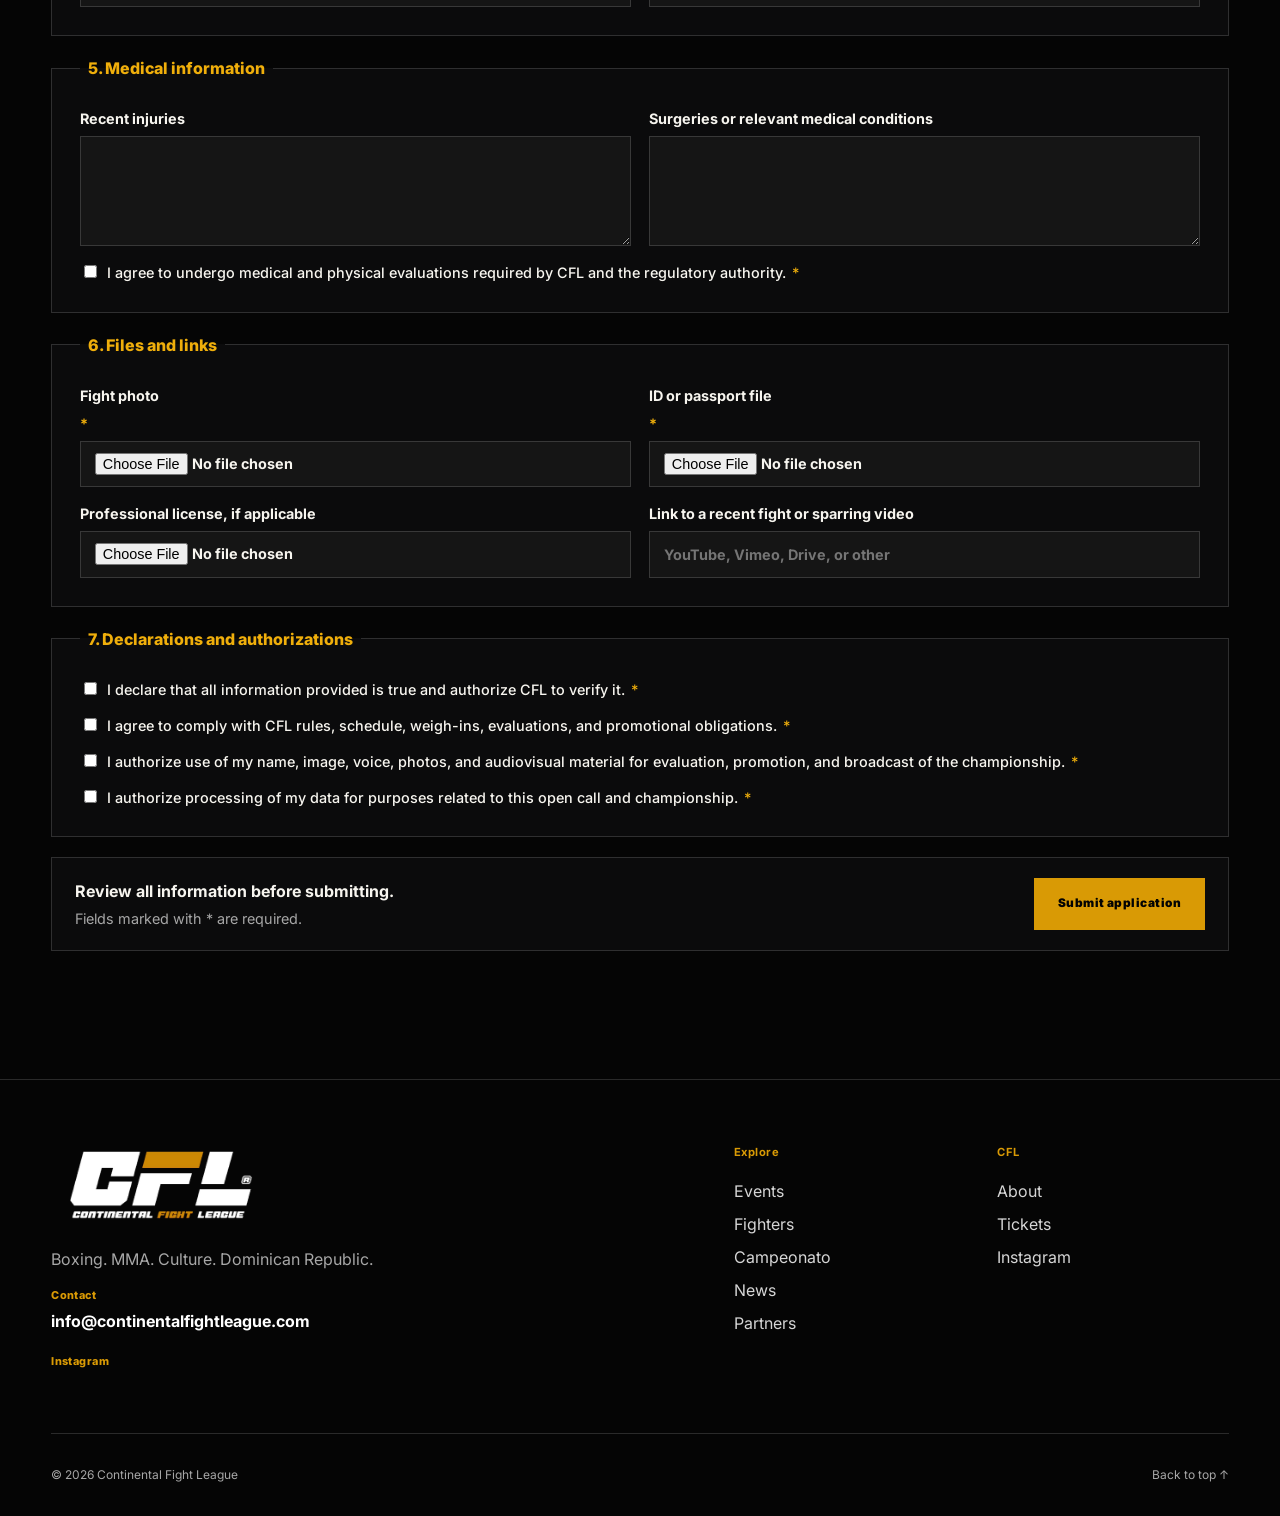
<file: cfl-box.html>
<!doctype html>
<html lang="en">
<head>
  <meta charset="utf-8" />
  <meta name="viewport" content="width=device-width, initial-scale=1" />
  <meta name="theme-color" content="#070707" />
  <meta name="description" content="Campeonato — Dominican professional boxing championship pipeline for 2027." />
  <title>Campeonato | CFL Continental Fight League</title>
  <link rel="icon" href="assets/favicon.png?v=5" type="image/png" />
  <link rel="apple-touch-icon" href="assets/apple-touch-icon.png?v=5" />
  <link rel="preconnect" href="https://fonts.googleapis.com" />
  <link rel="preconnect" href="https://fonts.gstatic.com" crossorigin />
  <link href="https://fonts.googleapis.com/css2?family=Inter:wght@400;600;700;800;900&display=swap" rel="stylesheet" />
  <link rel="stylesheet" href="styles.css" />
  <script>
    document.documentElement.lang = localStorage.getItem("cfl-lang") || "en";
  </script>
</head>
<body class="page-cfl-box">
  <a class="skip-link" href="#main" data-i18n="skip">Saltar al contenido</a>

  <div class="utility-bar">
    <div class="utility-inner">
      <div class="utility-links">
        <a href="tickets.html" data-i18n="buy_tickets">Comprar boletos</a>
        <a href="index.html#registro" data-i18n="alerts">Alertas</a>
      </div>
      <div class="utility-tools">
        <div class="lang-switch" role="group" data-i18n-aria="lang_label" aria-label="Idioma">
          <button type="button" data-lang="es" aria-pressed="false">ES</button>
          <button type="button" data-lang="en" aria-pressed="true">EN</button>
        </div>
        <div class="utility-social" data-i18n-aria="socials" aria-label="Redes sociales">
          <a href="https://www.instagram.com/cfldr" target="_blank" rel="noopener noreferrer">Instagram</a>
        </div>
      </div>
    </div>
  </div>

  <header class="site-header is-page" id="top">
    <a class="brand" href="index.html" data-i18n-aria="brand_home" aria-label="CFL, inicio">
      <img src="assets/cfl-logo-white.png?v=6" alt="Continental Fight League" />
    </a>

    <button class="menu-toggle" type="button" aria-expanded="false" aria-controls="primary-nav">
      <span></span><span></span><span></span>
      <span class="sr-only" data-i18n="open_menu">Abrir menú</span>
    </button>

    <nav class="primary-nav" id="primary-nav" data-i18n-aria="nav_main" aria-label="Navegación principal">
      <a href="index.html" data-i18n="nav_home">Inicio</a>
      <a href="index.html#nosotros" data-i18n="nav_about">Nosotros</a>
      <a href="index.html#evento" data-i18n="nav_events">Eventos</a>
      <a href="index.html#talento" data-i18n="nav_fighters">Atletas</a>
      <a href="cfl-box.html" aria-current="page" data-i18n="nav_cfl_box">Campeonato</a>
      <a href="index.html#noticias" data-i18n="nav_news">Noticias</a>
      <a href="index.html#partners" data-i18n="nav_partners">Partners</a>
      <a href="tickets.html" data-i18n="nav_tickets">Boletos</a>
    </nav>

    <a class="header-cta" href="#inscripcion" data-i18n="cfl_box_cta_apply">Inscribirme</a>
  </header>

  <main id="main" class="cfl-box-main">
    <section class="cfl-box-hero section">
      <div class="cfl-box-hero-copy reveal">
        <p class="eyebrow" data-i18n="cfl_box_eyebrow">Convocatoria nacional 2027</p>
        <h1 data-i18n="cfl_box_title">Campeonato</h1>
        <div class="cfl-box-lead">
          <p data-i18n="cfl_box_lead">El CFL Campeonato Nacional de Boxeo es una competencia profesional creada para identificar, desarrollar y coronar a los mejores boxeadores de la República Dominicana. La temporada contará con cuatro divisiones: 126, 135, 147 y 160 libras. Cinco eventos eliminatorios y una bolsa total de US$100,000 destinada a los peleadores.</p>
          <p data-i18n="cfl_box_lead_2">Los participantes competirán dentro de un sistema organizado de ranking y eliminación directa, culminando con una gran final integrada a un evento internacional de Continental Fight League (CFL). El campeonato busca ofrecer exposición, competencia de calidad y una ruta real de crecimiento dentro del boxeo profesional.</p>
        </div>
        <div class="cfl-box-hero-actions">
          <a class="button button-primary" href="#inscripcion" data-i18n="cfl_box_cta_apply">Inscribirme</a>
          <a class="button button-ghost" href="#elegibilidad" data-i18n="cfl_box_cta_rules">Ver elegibilidad</a>
        </div>
      </div>
      <div class="cfl-box-hero-art reveal" aria-hidden="true">
        <img src="assets/cfl-box-belt.png" alt="" />
      </div>
    </section>

    <section class="cfl-box-snapshot section reveal">
      <div class="cfl-box-stat"><strong>126 / 135 / 147 / 160</strong><span data-i18n="cfl_box_stat_div">lb · 4 divisiones</span></div>
      <div class="cfl-box-stat"><strong>16 + 2</strong><span data-i18n="cfl_box_stat_roster">titulares y suplentes por categoría</span></div>
      <div class="cfl-box-stat"><strong>5</strong><span data-i18n="cfl_box_stat_events">eventos · feb–dic 2027</span></div>
      <div class="cfl-box-stat"><strong>CFL Pro</strong><span data-i18n="cfl_box_stat_final">Gran Final en cartelera internacional</span></div>
    </section>

    <section class="cfl-box-split section" id="elegibilidad">
      <div class="cfl-box-panel reveal">
        <p class="eyebrow" data-i18n="cfl_box_eligible_eyebrow">Quiénes pueden aplicar</p>
        <h2 data-i18n="cfl_box_eligible_title">Perfil de elegibilidad</h2>
        <ul class="cfl-box-list">
          <li data-i18n="cfl_box_eligible_1">Dominicanos residentes en República Dominicana.</li>
          <li data-i18n="cfl_box_eligible_2">Edad entre 18 y 34 años al momento de la inscripción.</li>
          <li data-i18n="cfl_box_eligible_3">Profesionales activos o amateurs preparados para formalizar su paso al profesionalismo.</li>
          <li data-i18n="cfl_box_eligible_4">Disponibilidad para toda la temporada CFL 2027.</li>
          <li data-i18n="cfl_box_eligible_5">Capacidad para competir en 126, 135, 147 o 160 lb.</li>
        </ul>
      </div>
      <div class="cfl-box-panel reveal">
        <p class="eyebrow" data-i18n="cfl_box_ineligible_eyebrow">No elegibles</p>
        <h2 data-i18n="cfl_box_ineligible_title">Fuera de convocatoria</h2>
        <ul class="cfl-box-list">
          <li data-i18n="cfl_box_ineligible_1">Campeones mundiales vigentes o peleadores clasificados en WBA, WBC, IBF o WBO.</li>
          <li data-i18n="cfl_box_ineligible_2">Atletas con contratos exclusivos incompatibles con el campeonato.</li>
          <li data-i18n="cfl_box_ineligible_3">Boxeadores suspendidos médica o disciplinariamente.</li>
          <li data-i18n="cfl_box_ineligible_4">Candidatos sin residencia verificable en RD.</li>
        </ul>
      </div>
    </section>

    <section class="cfl-box-timeline section">
      <div class="section-heading reveal">
        <div>
          <p class="eyebrow" data-i18n="cfl_box_timeline_eyebrow">Convocatoria</p>
          <h2 data-i18n="cfl_box_timeline_title">Calendario de inscripción</h2>
        </div>
      </div>
      <ol class="cfl-box-timeline-list reveal">
        <li><strong data-i18n="cfl_box_tl_1_date">17 ago 2026</strong><span data-i18n="cfl_box_tl_1">Apertura de inscripciones</span></li>
        <li><strong data-i18n="cfl_box_tl_2_date">18 sep 2026</strong><span data-i18n="cfl_box_tl_2">Cierre de inscripciones</span></li>
        <li><strong data-i18n="cfl_box_tl_3_date">17 ago–25 sep</strong><span data-i18n="cfl_box_tl_3">Validación documental</span></li>
        <li><strong data-i18n="cfl_box_tl_4_date">28 sep–9 oct</strong><span data-i18n="cfl_box_tl_4">Preselección</span></li>
        <li><strong data-i18n="cfl_box_tl_5_date">17–18 oct 2026</strong><span data-i18n="cfl_box_tl_5">Evaluación presencial</span></li>
        <li><strong data-i18n="cfl_box_tl_6_date">26 oct 2026</strong><span data-i18n="cfl_box_tl_6">Anuncio de seleccionados</span></li>
      </ol>
    </section>

    <section class="cfl-box-season section">
      <div class="section-heading reveal">
        <div>
          <p class="eyebrow" data-i18n="cfl_box_season_eyebrow">Temporada 2027</p>
          <h2 data-i18n="cfl_box_season_title">Cinco jornadas hasta la Gran Final</h2>
        </div>
        <p data-i18n="cfl_box_season_copy">Cuadros eliminatorios por división, ranking final y una Gran Final integrada a un evento internacional CFL Pro.</p>
      </div>
      <div class="cfl-box-season-grid reveal">
        <article><span>01</span><h3 data-i18n="cfl_box_ev1_title">Feb 2027</h3><p data-i18n="cfl_box_ev1_copy">Primera jornada de octavos · 16 peleas</p></article>
        <article><span>02</span><h3 data-i18n="cfl_box_ev2_title">Abr 2027</h3><p data-i18n="cfl_box_ev2_copy">Segunda jornada de octavos · 16 peleas</p></article>
        <article><span>03</span><h3 data-i18n="cfl_box_ev3_title">Jul 2027</h3><p data-i18n="cfl_box_ev3_copy">Cuartos de final · 16 peleas</p></article>
        <article><span>04</span><h3 data-i18n="cfl_box_ev4_title">Oct 2027</h3><p data-i18n="cfl_box_ev4_copy">Semifinales y clasificación · 16 peleas</p></article>
        <article class="is-final"><span>05</span><h3 data-i18n="cfl_box_ev5_title">Dic 2027</h3><p data-i18n="cfl_box_ev5_copy">Gran Final dentro de CFL Pro · 16 peleas</p></article>
      </div>
    </section>

    <section class="cfl-box-form-section section" id="inscripcion">
      <div class="section-heading reveal">
        <div>
          <p class="eyebrow" data-i18n="cfl_box_form_eyebrow">Inscripción oficial</p>
          <h2 data-i18n="cfl_box_form_title">Formulario de convocatoria</h2>
        </div>
        <p data-i18n="cfl_box_form_copy">Completa tu solicitud para evaluación. La inscripción no garantiza selección: CFL elegirá 16 titulares y 2 suplentes por división.</p>
      </div>

      <div class="cfl-box-notice reveal" data-i18n="cfl_box_form_notice">La inscripción no garantiza selección. CFL elegirá 16 titulares y 2 suplentes por división luego de validar elegibilidad, trayectoria, condición médica, disponibilidad y situación contractual.</div>
      <p class="cfl-box-demo-note reveal" data-i18n="cfl_box_form_demo">Los datos se envían a la hoja de inscripción CFL. Las fotos y documentos se registran solo como nombre de archivo por ahora; usa el enlace de video para material audiovisual.</p>

      <form class="cfl-box-form reveal" id="cflBoxForm" action="#" method="post" enctype="multipart/form-data" novalidate>
        <fieldset>
          <legend data-i18n="cfl_box_fs_personal">1. Datos personales</legend>
          <div class="cfl-box-grid">
            <label><span data-i18n="cfl_box_f_nombre">Nombre completo</span> <em>*</em>
              <input name="nombre_completo" type="text" autocomplete="name" required />
            </label>
            <label><span data-i18n="cfl_box_f_nombre_deportivo">Nombre deportivo</span>
              <input name="nombre_deportivo" type="text" />
            </label>
            <label><span data-i18n="cfl_box_f_documento">Cédula o pasaporte dominicano</span> <em>*</em>
              <input name="documento_identidad" type="text" required />
            </label>
            <label><span data-i18n="cfl_box_f_nacimiento">Fecha de nacimiento</span> <em>*</em>
              <input name="fecha_nacimiento" type="date" required />
              <small data-i18n="cfl_box_f_nacimiento_help">Debe tener entre 18 y 34 años al momento de la inscripción.</small>
            </label>
            <label><span data-i18n="cfl_box_f_telefono">Teléfono / WhatsApp</span> <em>*</em>
              <input name="telefono" type="tel" autocomplete="tel" required />
            </label>
            <label><span data-i18n="cfl_box_f_email">Correo electrónico</span> <em>*</em>
              <input name="correo_electronico" type="email" autocomplete="email" required />
            </label>
            <label><span data-i18n="cfl_box_f_provincia">Provincia de residencia</span> <em>*</em>
              <input name="provincia_residencia" type="text" required />
            </label>
            <label><span data-i18n="cfl_box_f_direccion">Dirección de residencia</span> <em>*</em>
              <input name="direccion_residencia" type="text" autocomplete="street-address" required />
            </label>
          </div>
        </fieldset>

        <fieldset>
          <legend data-i18n="cfl_box_fs_sport">2. Perfil deportivo</legend>
          <div class="cfl-box-grid">
            <div class="cfl-box-full">
              <span class="cfl-box-label" data-i18n="cfl_box_f_condicion">Condición actual</span> <em>*</em>
              <div class="cfl-box-choices">
                <label class="cfl-box-choice"><input type="radio" name="condicion_boxeador" value="profesional" required /> <span data-i18n="cfl_box_f_pro">Profesional</span></label>
                <label class="cfl-box-choice"><input type="radio" name="condicion_boxeador" value="amateur_transicion" required /> <span data-i18n="cfl_box_f_amateur">Amateur interesado en pasar a profesional</span></label>
              </div>
            </div>
            <label><span data-i18n="cfl_box_f_division">División solicitada</span> <em>*</em>
              <select name="division_solicitada" required>
                <option value="" data-i18n="cfl_box_opt_select">Seleccione</option>
                <option value="pluma_126" data-i18n="cfl_box_opt_pluma">Peso pluma - 126 lb</option>
                <option value="ligero_135" data-i18n="cfl_box_opt_ligero">Peso ligero - 135 lb</option>
                <option value="welter_147" data-i18n="cfl_box_opt_welter">Peso wélter - 147 lb</option>
                <option value="mediano_160" data-i18n="cfl_box_opt_mediano">Peso mediano - 160 lb</option>
              </select>
            </label>
            <label><span data-i18n="cfl_box_f_peso">Peso actual (lb)</span> <em>*</em>
              <input name="peso_actual_lb" type="number" min="100" max="220" step="0.1" required />
            </label>
            <label><span data-i18n="cfl_box_f_estatura">Estatura</span>
              <input name="estatura" type="text" data-i18n-placeholder="cfl_box_ph_estatura" placeholder="Ej.: 5'9&quot; / 175 cm" />
            </label>
            <label><span data-i18n="cfl_box_f_guardia">Guardia</span>
              <select name="guardia">
                <option value="" data-i18n="cfl_box_opt_select">Seleccione</option>
                <option value="derecha" data-i18n="cfl_box_opt_orthodox">Derecha / Ortodoxa</option>
                <option value="zurda" data-i18n="cfl_box_opt_southpaw">Zurda</option>
                <option value="cambiante" data-i18n="cfl_box_opt_switch">Cambiante</option>
              </select>
            </label>
            <label><span data-i18n="cfl_box_f_gimnasio">Gimnasio</span> <em>*</em>
              <input name="gimnasio" type="text" required />
            </label>
            <label><span data-i18n="cfl_box_f_entrenador">Entrenador principal</span> <em>*</em>
              <input name="entrenador_principal" type="text" required />
            </label>
            <label><span data-i18n="cfl_box_f_manager">Manager o representante</span>
              <input name="manager_representante" type="text" />
            </label>
            <label><span data-i18n="cfl_box_f_promotor">Promotor actual</span>
              <input name="promotor_actual" type="text" />
            </label>
          </div>
        </fieldset>

        <fieldset>
          <legend data-i18n="cfl_box_fs_record">3. Récord e historial competitivo</legend>
          <div class="cfl-box-grid cfl-box-grid-3">
            <label><span data-i18n="cfl_box_f_wins">Victorias</span> <em>*</em>
              <input name="victorias" type="number" min="0" required />
            </label>
            <label><span data-i18n="cfl_box_f_losses">Derrotas</span> <em>*</em>
              <input name="derrotas" type="number" min="0" required />
            </label>
            <label><span data-i18n="cfl_box_f_draws">Empates</span> <em>*</em>
              <input name="empates" type="number" min="0" required />
            </label>
            <label><span data-i18n="cfl_box_f_kos">Victorias por KO</span> <em>*</em>
              <input name="kos" type="number" min="0" required />
            </label>
            <label><span data-i18n="cfl_box_f_boxrec">Enlace o ID de BoxRec</span>
              <input name="boxrec" type="text" placeholder="https://boxrec.com/..." />
            </label>
            <label><span data-i18n="cfl_box_f_last_fight">Fecha de última pelea</span> <em>*</em>
              <input name="fecha_ultima_pelea" type="date" required />
            </label>
            <label class="cfl-box-full"><span data-i18n="cfl_box_f_amateur_hist">Récord amateur, torneos y logros relevantes</span> <em>*</em>
              <textarea name="historial_amateur" data-i18n-placeholder="cfl_box_ph_amateur" placeholder="Complete si es amateur o si tiene experiencia amateur relevante." required></textarea>
            </label>
            <label class="cfl-box-full"><span data-i18n="cfl_box_f_comp_hist">Principales peleas, rivales, títulos o reconocimientos</span> <em>*</em>
              <textarea name="historial_competitivo" required></textarea>
            </label>
          </div>
        </fieldset>

        <fieldset>
          <legend data-i18n="cfl_box_fs_contract">4. Situación contractual y elegibilidad</legend>
          <div class="cfl-box-grid">
            <label><span data-i18n="cfl_box_f_exclusive">¿Tiene contrato promocional exclusivo?</span> <em>*</em>
              <select name="contrato_exclusivo" required>
                <option value="" data-i18n="cfl_box_opt_select">Seleccione</option>
                <option value="no" data-i18n="cfl_box_opt_no">No</option>
                <option value="si" data-i18n="cfl_box_opt_yes">Sí</option>
                <option value="no_se" data-i18n="cfl_box_opt_unsure">No estoy seguro</option>
              </select>
            </label>
            <label><span data-i18n="cfl_box_f_ranked">¿Está clasificado actualmente por WBA, WBC, IBF o WBO?</span> <em>*</em>
              <select name="ranking_sancionador" required>
                <option value="" data-i18n="cfl_box_opt_select">Seleccione</option>
                <option value="no" data-i18n="cfl_box_opt_no">No</option>
                <option value="si" data-i18n="cfl_box_opt_yes">Sí</option>
                <option value="no_se" data-i18n="cfl_box_opt_unsure">No estoy seguro</option>
              </select>
            </label>
            <label class="cfl-box-full"><span data-i18n="cfl_box_f_contract_detail">Explique su situación contractual o representación actual</span>
              <textarea name="detalle_situacion_contractual"></textarea>
            </label>
            <label><span data-i18n="cfl_box_f_suspension">¿Tiene alguna suspensión médica o disciplinaria vigente?</span> <em>*</em>
              <select name="suspension_vigente" required>
                <option value="" data-i18n="cfl_box_opt_select">Seleccione</option>
                <option value="no" data-i18n="cfl_box_opt_no">No</option>
                <option value="si" data-i18n="cfl_box_opt_yes">Sí</option>
              </select>
            </label>
            <label><span data-i18n="cfl_box_f_availability">¿Está disponible para toda la temporada 2027?</span> <em>*</em>
              <select name="disponibilidad_temporada" required>
                <option value="" data-i18n="cfl_box_opt_select">Seleccione</option>
                <option value="si" data-i18n="cfl_box_opt_yes">Sí</option>
                <option value="no" data-i18n="cfl_box_opt_no">No</option>
                <option value="parcial" data-i18n="cfl_box_opt_partial">Parcialmente</option>
              </select>
            </label>
          </div>
        </fieldset>

        <fieldset>
          <legend data-i18n="cfl_box_fs_medical">5. Información médica</legend>
          <div class="cfl-box-grid">
            <label><span data-i18n="cfl_box_f_injuries">Lesiones recientes</span><textarea name="lesiones_recientes"></textarea></label>
            <label><span data-i18n="cfl_box_f_surgery">Cirugías o condiciones médicas relevantes</span><textarea name="cirugias_condiciones"></textarea></label>
            <label class="cfl-box-choice cfl-box-full">
              <input type="checkbox" name="acepta_evaluacion_medica" required />
              <span data-i18n="cfl_box_f_med_consent">Acepto someterme a evaluaciones médicas y físicas requeridas por CFL y la autoridad reguladora.</span> <em>*</em>
            </label>
          </div>
        </fieldset>

        <fieldset>
          <legend data-i18n="cfl_box_fs_files">6. Archivos y enlaces</legend>
          <div class="cfl-box-grid">
            <label><span data-i18n="cfl_box_f_photo">Fotografía deportiva</span> <em>*</em>
              <input name="foto_deportiva" type="file" accept="image/jpeg,image/png,image/webp" required />
            </label>
            <label><span data-i18n="cfl_box_f_id_file">Cédula o pasaporte</span> <em>*</em>
              <input name="archivo_documento" type="file" accept="image/jpeg,image/png,application/pdf" required />
            </label>
            <label><span data-i18n="cfl_box_f_license">Licencia profesional, si aplica</span>
              <input name="licencia_profesional" type="file" accept="image/jpeg,image/png,application/pdf" />
            </label>
            <label><span data-i18n="cfl_box_f_video">Enlace a video de pelea o sparring reciente</span>
              <input name="video_pelea" type="url" data-i18n-placeholder="cfl_box_ph_video" placeholder="YouTube, Vimeo, Drive u otro" />
            </label>
          </div>
        </fieldset>

        <fieldset>
          <legend data-i18n="cfl_box_fs_consent">7. Declaraciones y autorizaciones</legend>
          <div class="cfl-box-consent">
            <label class="cfl-box-choice"><input type="checkbox" name="declara_veracidad" required /> <span data-i18n="cfl_box_f_truth">Declaro que toda la información suministrada es verdadera y autorizo a CFL a verificarla.</span> <em>*</em></label>
            <label class="cfl-box-choice"><input type="checkbox" name="acepta_reglamento" required /> <span data-i18n="cfl_box_f_rules">Acepto cumplir el reglamento, calendario, pesajes, evaluaciones y obligaciones promocionales de CFL.</span> <em>*</em></label>
            <label class="cfl-box-choice"><input type="checkbox" name="autoriza_imagen" required /> <span data-i18n="cfl_box_f_image">Autorizo el uso de mi nombre, imagen, voz, fotografías y material audiovisual para evaluación, promoción y transmisión del campeonato.</span> <em>*</em></label>
            <label class="cfl-box-choice"><input type="checkbox" name="autoriza_datos" required /> <span data-i18n="cfl_box_f_data">Autorizo el tratamiento de mis datos para fines relacionados con esta convocatoria y el campeonato.</span> <em>*</em></label>
          </div>
        </fieldset>

        <div class="cfl-box-submit">
          <div>
            <strong data-i18n="cfl_box_review">Revise toda la información antes de enviar.</strong>
            <p class="cfl-box-status" data-form-status data-i18n="cfl_box_required_note">Los campos marcados con * son obligatorios.</p>
          </div>
          <button class="button button-primary" type="submit" data-i18n="cfl_box_submit">Enviar inscripción</button>
        </div>
      </form>
    </section>
  </main>

  <footer class="site-footer">
    <div class="footer-brand">
      <img src="assets/cfl-logo-white.png?v=6" alt="Continental Fight League" />
      <p data-i18n="footer_tagline">Boxeo. MMA. Cultura. República Dominicana.</p>
      <p class="footer-contact"><span data-i18n="footer_contact">Contacto</span> <a href="mailto:info@continentalfightleague.com">info@continentalfightleague.com</a></p>
      <div class="footer-social">
        <a href="https://www.instagram.com/cfldr" target="_blank" rel="noopener noreferrer">Instagram</a>
      </div>
    </div>
    <div class="footer-nav">
      <div>
        <h2 data-i18n="footer_explore">Explora</h2>
        <a href="index.html#evento" data-i18n="nav_events">Eventos</a>
        <a href="index.html#talento" data-i18n="nav_fighters">Atletas</a>
        <a href="cfl-box.html" data-i18n="nav_cfl_box">Campeonato</a>
        <a href="index.html#noticias" data-i18n="nav_news">Noticias</a>
        <a href="index.html#partners" data-i18n="nav_partners">Partners</a>
      </div>
      <div>
        <h2>CFL</h2>
        <a href="index.html#nosotros" data-i18n="nav_about">Nosotros</a>
        <a href="tickets.html" data-i18n="nav_tickets">Boletos</a>
        <a href="https://www.instagram.com/cfldr" target="_blank" rel="noopener noreferrer">Instagram</a>
      </div>
    </div>
    <div class="footer-bottom">
      <span>© 2026 Continental Fight League</span>
      <a href="#top" data-i18n="back_top">Volver arriba ↑</a>
    </div>
  </footer>

  <script src="i18n.js?v=4"></script>
  <script src="cfl-box.js"></script>
  <script src="script.js"></script>
</body>
</html>
</file>
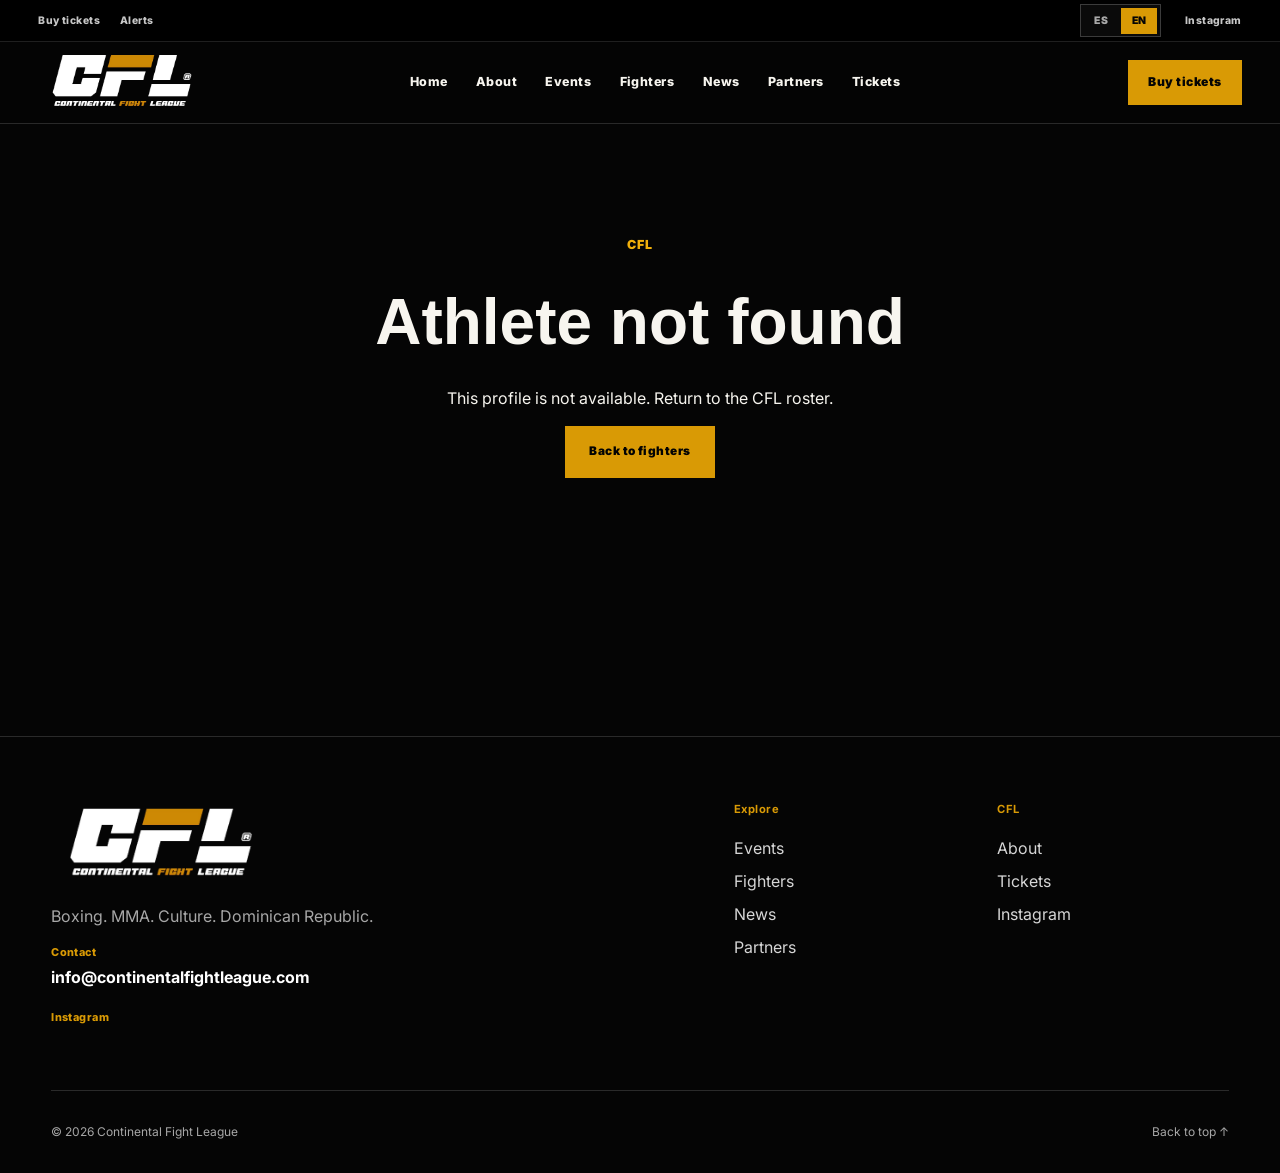
<file: fighter.html>
<!doctype html>
<html lang="en">
<head>
  <meta charset="utf-8" />
  <meta name="viewport" content="width=device-width, initial-scale=1" />
  <meta name="theme-color" content="#070707" />
  <meta name="description" content="CFL athlete profile — Continental Fight League." />
  <title>Athlete | CFL Continental Fight League</title>
  <link rel="icon" href="assets/favicon.png?v=5" type="image/png" />
  <link rel="apple-touch-icon" href="assets/apple-touch-icon.png?v=5" />
  <link rel="preconnect" href="https://fonts.googleapis.com" />
  <link rel="preconnect" href="https://fonts.gstatic.com" crossorigin />
  <link href="https://fonts.googleapis.com/css2?family=Inter:wght@400;600;700;800;900&display=swap" rel="stylesheet" />
  <link rel="stylesheet" href="styles.css?v=flags2" />
  <script>
    document.documentElement.lang = localStorage.getItem("cfl-lang") || "en";
  </script>
</head>
<body class="page-fighter">
  <a class="skip-link" href="#main" data-i18n="skip">Saltar al contenido</a>

  <div class="utility-bar">
    <div class="utility-inner">
      <div class="utility-links">
        <a href="tickets.html" data-i18n="buy_tickets">Comprar boletos</a>
        <a href="index.html#registro" data-i18n="alerts">Alertas</a>
      </div>
      <div class="utility-tools">
        <div class="lang-switch" role="group" data-i18n-aria="lang_label" aria-label="Idioma">
          <button type="button" data-lang="es" aria-pressed="false">ES</button>
          <button type="button" data-lang="en" aria-pressed="true">EN</button>
        </div>
        <div class="utility-social" data-i18n-aria="socials" aria-label="Redes sociales">
          <a href="https://www.instagram.com/cfldr" target="_blank" rel="noopener noreferrer">Instagram</a>
        </div>
      </div>
    </div>
  </div>

  <header class="site-header is-page" id="top">
    <a class="brand" href="index.html" data-i18n-aria="brand_home" aria-label="CFL, inicio">
      <img src="assets/cfl-logo-white.png?v=6" alt="Continental Fight League" />
    </a>

    <button class="menu-toggle" type="button" aria-expanded="false" aria-controls="primary-nav">
      <span></span><span></span><span></span>
      <span class="sr-only" data-i18n="open_menu">Abrir menú</span>
    </button>

    <nav class="primary-nav" id="primary-nav" data-i18n-aria="nav_main" aria-label="Navegación principal">
      <a href="index.html" data-i18n="nav_home">Inicio</a>
      <a href="index.html#nosotros" data-i18n="nav_about">Nosotros</a>
      <a href="index.html#evento" data-i18n="nav_events">Eventos</a>
      <a href="index.html#talento" data-i18n="nav_fighters">Atletas</a>
      <a href="index.html#noticias" data-i18n="nav_news">Noticias</a>
      <a href="index.html#partners" data-i18n="nav_partners">Partners</a>
      <a href="tickets.html" data-i18n="nav_tickets">Boletos</a>
    </nav>

    <a class="header-cta" href="tickets.html" data-i18n="buy_tickets">Comprar boletos</a>
  </header>

  <main id="main" class="fighter-main">
    <section class="fighter-profile" data-fighter-root hidden>
      <div class="fighter-profile-media reveal">
        <img data-fighter-image alt="" />
        <div class="fighter-profile-record" data-fighter-record aria-hidden="true"></div>
      </div>

      <div class="fighter-profile-body reveal">
        <p class="eyebrow">
          <a href="index.html#talento" data-i18n="fighter_back">← Atletas</a>
        </p>
        <p class="fighter-profile-tag" data-fighter-tag></p>
        <h1 data-fighter-name></h1>
        <p class="fighter-profile-nick" data-fighter-nick hidden></p>
        <p class="fighter-profile-bio" data-fighter-bio></p>

        <dl class="fighter-stats">
          <div>
            <dt data-i18n="fighter_stat_record">Récord</dt>
            <dd data-fighter-stat="record"></dd>
          </div>
          <div>
            <dt data-i18n="fighter_stat_division">División</dt>
            <dd data-fighter-stat="division"></dd>
          </div>
          <div>
            <dt data-i18n="fighter_stat_height">Altura</dt>
            <dd data-fighter-stat="height"></dd>
          </div>
          <div>
            <dt data-i18n="fighter_stat_reach">Alcance</dt>
            <dd data-fighter-stat="reach"></dd>
          </div>
          <div>
            <dt data-i18n="fighter_stat_stance">Guardia</dt>
            <dd data-fighter-stat="stance"></dd>
          </div>
          <div>
            <dt data-i18n="fighter_stat_ko">KO %</dt>
            <dd data-fighter-stat="koRate"></dd>
          </div>
          <div>
            <dt data-i18n="fighter_stat_debut">Debut</dt>
            <dd data-fighter-stat="debut"></dd>
          </div>
          <div>
            <dt data-i18n="fighter_stat_based">Base</dt>
            <dd data-fighter-stat="based"></dd>
          </div>
        </dl>

        <div class="fighter-profile-actions">
          <a class="button button-primary" href="tickets.html" data-i18n="buy_tickets">Comprar boletos</a>
          <a class="button button-ghost" href="index.html#evento" data-i18n="event_info">Info del evento</a>
          <a class="text-link" data-fighter-source target="_blank" rel="noopener noreferrer"><span data-i18n="fighter_source">Fuente</span> <span>→</span></a>
        </div>
      </div>
    </section>

    <section class="fighter-history section" data-fighter-history hidden>
      <div class="section-heading reveal">
        <div>
          <p class="eyebrow" data-i18n="fighter_recent_eyebrow">Actividad reciente</p>
          <h2 data-i18n="fighter_recent_title">Últimas peleas</h2>
        </div>
      </div>
      <div class="fighter-history-list reveal" data-fighter-fights></div>
      <div class="fighter-history-actions reveal">
        <a class="button button-ghost" href="index.html#talento" data-i18n="fighter_back_roster">Ver atletas</a>
      </div>
    </section>

    <section class="fighter-missing section" data-fighter-missing hidden>
      <div class="reveal">
        <p class="eyebrow">CFL</p>
        <h1 data-i18n="fighter_missing_title">Atleta no encontrado</h1>
        <p data-i18n="fighter_missing_copy">Este perfil no está disponible. Vuelve al roster CFL.</p>
        <a class="button button-primary" href="index.html#talento" data-i18n="fighter_back_roster">Ver atletas</a>
      </div>
    </section>
  </main>

  <footer class="site-footer">
    <div class="footer-brand">
      <img src="assets/cfl-logo-white.png?v=6" alt="Continental Fight League" />
      <p data-i18n="footer_tagline">Boxeo. MMA. Cultura. República Dominicana.</p>
      <p class="footer-contact"><span data-i18n="footer_contact">Contacto</span> <a href="mailto:info@continentalfightleague.com">info@continentalfightleague.com</a></p>
      <div class="footer-social">
        <a href="https://www.instagram.com/cfldr" target="_blank" rel="noopener noreferrer">Instagram</a>
      </div>
    </div>
    <div class="footer-nav">
      <div>
        <h2 data-i18n="footer_explore">Explora</h2>
        <a href="index.html#evento" data-i18n="nav_events">Eventos</a>
        <a href="index.html#talento" data-i18n="nav_fighters">Atletas</a>
          <a href="index.html#noticias" data-i18n="nav_news">Noticias</a>
        <a href="index.html#partners" data-i18n="nav_partners">Partners</a>
      </div>
      <div>
        <h2>CFL</h2>
        <a href="index.html#nosotros" data-i18n="nav_about">Nosotros</a>
        <a href="tickets.html" data-i18n="nav_tickets">Boletos</a>
        <a href="https://www.instagram.com/cfldr" target="_blank" rel="noopener noreferrer">Instagram</a>
      </div>
    </div>
    <div class="footer-bottom">
      <span>© 2026 Continental Fight League</span>
      <a href="#top" data-i18n="back_top">Volver arriba ↑</a>
    </div>
  </footer>

  <script src="fighters-data.js?v=6"></script>
  <script src="i18n.js?v=4"></script>
  <script src="fighter-page.js"></script>
  <script src="script.js"></script>
</body>
</html>
</file>
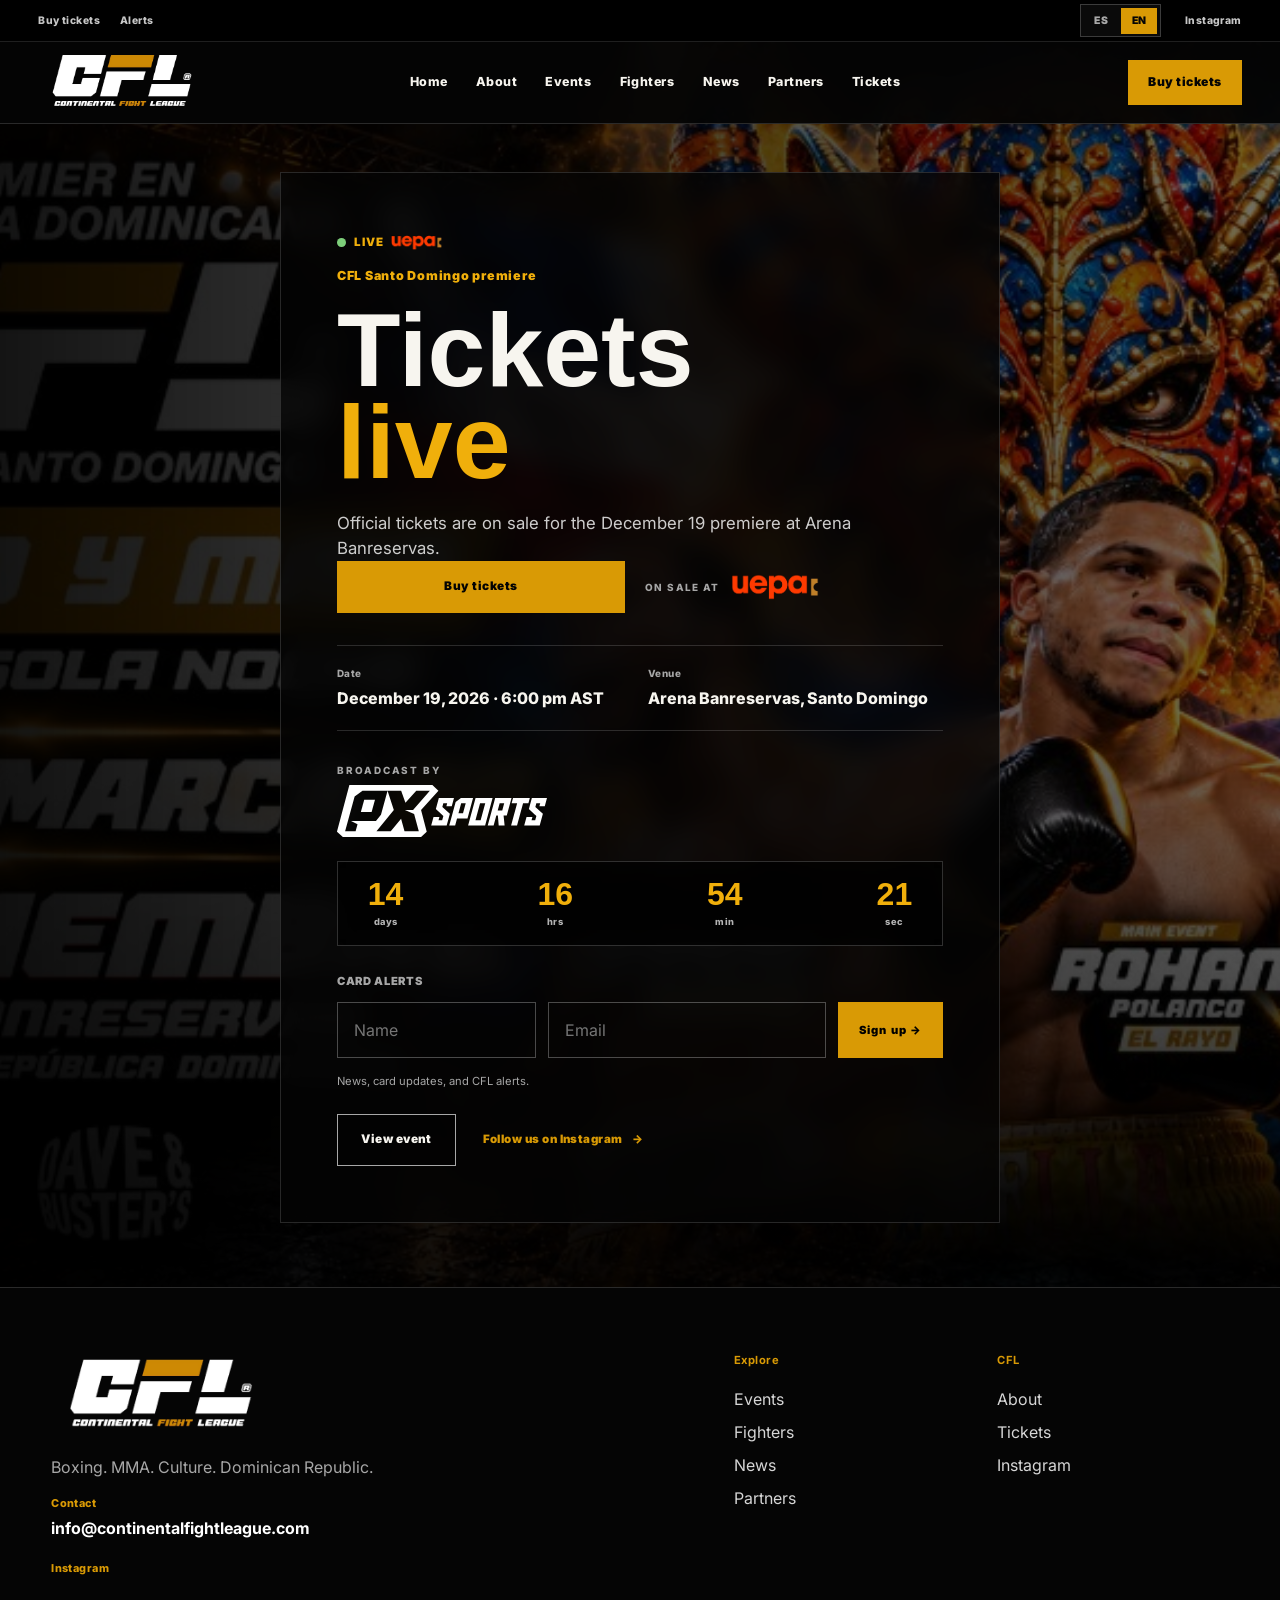
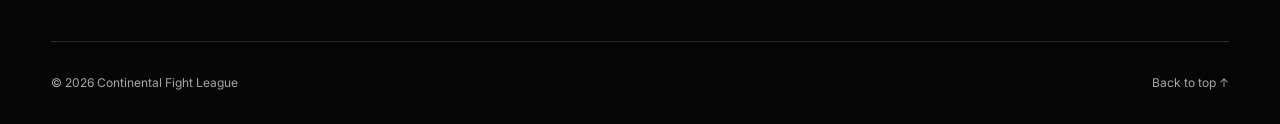
<file: tickets.html>
<!doctype html>
<html lang="en">
<head>
  <meta charset="utf-8" />
  <meta name="viewport" content="width=device-width, initial-scale=1" />
  <meta name="theme-color" content="#070707" />
  <meta name="description" content="Tickets are live for the CFL Santo Domingo Premiere. December 19, 2026, Arena Banreservas." />
  <title>Tickets live | CFL Continental Fight League</title>
  <link rel="icon" href="assets/favicon.png?v=5" type="image/png" />
  <link rel="apple-touch-icon" href="assets/apple-touch-icon.png?v=5" />
  <link rel="preconnect" href="https://fonts.googleapis.com" />
  <link rel="preconnect" href="https://fonts.gstatic.com" crossorigin />
  <link href="https://fonts.googleapis.com/css2?family=Inter:wght@400;600;700;800;900&display=swap" rel="stylesheet" />
  <link rel="stylesheet" href="styles.css?v=16" />
  <script>
    document.documentElement.lang = localStorage.getItem("cfl-lang") || "en";
  </script>
</head>
<body class="page-tickets">
  <a class="skip-link" href="#main" data-i18n="skip">Saltar al contenido</a>

  <div class="utility-bar">
    <div class="utility-inner">
      <div class="utility-links">
        <a href="https://uepatickets.com/tickets/es-do/entradas-deporte-continental-fight-league-2026" target="_blank" rel="noopener noreferrer" data-i18n="buy_tickets">Comprar boletos</a>
        <a href="index.html#registro" data-i18n="alerts">Alertas</a>
      </div>
      <div class="utility-tools">
        <div class="lang-switch" role="group" data-i18n-aria="lang_label" aria-label="Idioma">
          <button type="button" data-lang="es" aria-pressed="false">ES</button>
          <button type="button" data-lang="en" aria-pressed="true">EN</button>
        </div>
        <div class="utility-social" data-i18n-aria="socials" aria-label="Redes sociales">
          <a href="https://www.instagram.com/cfldr" target="_blank" rel="noopener noreferrer">Instagram</a>
        </div>
      </div>
    </div>
  </div>

  <header class="site-header is-page" id="top">
    <a class="brand" href="index.html" data-i18n-aria="brand_home" aria-label="CFL, inicio">
      <img src="assets/cfl-logo-white.png?v=6" alt="Continental Fight League" />
    </a>

    <button class="menu-toggle" type="button" aria-expanded="false" aria-controls="primary-nav">
      <span></span><span></span><span></span>
      <span class="sr-only" data-i18n="open_menu">Abrir menú</span>
    </button>

    <nav class="primary-nav" id="primary-nav" data-i18n-aria="nav_main" aria-label="Navegación principal">
      <a href="index.html" data-i18n="nav_home">Inicio</a>
      <a href="index.html#nosotros" data-i18n="nav_about">Nosotros</a>
      <a href="index.html#evento" data-i18n="nav_events">Eventos</a>
      <a href="index.html#talento" data-i18n="nav_fighters">Atletas</a>
      <a href="index.html#noticias" data-i18n="nav_news">Noticias</a>
      <a href="index.html#partners" data-i18n="nav_partners">Partners</a>
      <a href="tickets.html" aria-current="page" data-i18n="nav_tickets">Boletos</a>
    </nav>

    <a class="header-cta" href="https://uepatickets.com/tickets/es-do/entradas-deporte-continental-fight-league-2026" target="_blank" rel="noopener noreferrer" data-i18n="buy_tickets">Comprar boletos</a>
  </header>

  <main id="main" class="tickets-main">
    <section class="tickets-hero" data-ticket-sale data-ticket-opens="2026-11-10T18:00:00-04:00" data-ticket-url="https://uepatickets.com/tickets/es-do/entradas-deporte-continental-fight-league-2026">
      <div class="tickets-hero-bg" style="--hero-image: url('assets/hero-marca-rd.jpg?v=1');"></div>
      <div class="tickets-hero-shade"></div>
      <div class="tickets-panel reveal is-visible">
        <p class="tickets-live is-live" data-ticket-status>
          <span class="tickets-live-dot" aria-hidden="true"></span>
          <span data-ticket-status-text>En vivo</span>
          <img src="assets/partner-uepa.png?v=1" alt="Uepa Tickets" />
        </p>
        <p class="eyebrow" data-i18n="tickets_eyebrow">CFL Santo Domingo premiere</p>
        <h1 data-i18n-html="tickets_title">Boletos<br /><span>en vivo</span></h1>
        <p class="tickets-copy" data-ticket-copy>La venta oficial está abierta para la premiere del 19 de diciembre en Arena Banreservas.</p>

        <div class="tickets-sale-clock" data-sale-clock hidden>
          <p class="tickets-sale-label" data-i18n="tickets_opens_label">Abre en</p>
          <div class="hero-countdown tickets-countdown" data-countdown data-date="2026-11-10T18:00:00-04:00" data-i18n-aria="countdown" aria-label="Cuenta regresiva">
            <div><strong data-days>00</strong><span data-i18n="days">días</span></div>
            <div><strong data-hours>00</strong><span data-i18n="hours">hrs</span></div>
            <div><strong data-minutes>00</strong><span data-i18n="minutes">min</span></div>
            <div><strong data-seconds>00</strong><span data-i18n="seconds">seg</span></div>
          </div>
        </div>

        <div class="tickets-buy-row">
          <a class="button button-primary tickets-buy" data-ticket-buy href="https://uepatickets.com/tickets/es-do/entradas-deporte-continental-fight-league-2026" target="_blank" rel="noopener noreferrer">
            <span data-ticket-buy-label>Comprar boletos</span>
          </a>
          <a class="ticket-seller" href="https://uepatickets.com/tickets/es-do/entradas-deporte-continental-fight-league-2026" target="_blank" rel="noopener noreferrer">
            <span data-i18n="tickets_seller">En venta en</span>
            <img src="assets/partner-uepa.png?v=1" alt="Uepa Tickets" />
          </a>
        </div>
        <p class="tickets-buy-note" data-ticket-buy-note hidden>The purchase link will be posted here at 6:00 pm AST.</p>

        <dl class="tickets-meta">
          <div>
            <dt data-i18n="tickets_date_label">Fecha</dt>
            <dd data-i18n="tickets_date_value">19 diciembre 2026 · 6:00 pm AST</dd>
          </div>
          <div>
            <dt data-i18n="tickets_venue_label">Venue</dt>
            <dd data-i18n="tickets_venue_value">Arena Banreservas, Santo Domingo</dd>
          </div>
        </dl>

        <a class="broadcast-lockup" href="https://www.pxsports.com/" target="_blank" rel="noopener noreferrer">
          <span data-i18n="broadcast_by">Transmitido por</span>
          <img src="assets/partner-px-sports.svg" alt="PX Sports" />
        </a>

        <div class="tickets-fight-clock" data-fight-clock>
          <div class="hero-countdown tickets-countdown" data-countdown data-date="2026-12-19T18:00:00-04:00" data-i18n-aria="countdown" aria-label="Cuenta regresiva">
            <div><strong data-days>00</strong><span data-i18n="days">días</span></div>
            <div><strong data-hours>00</strong><span data-i18n="hours">hrs</span></div>
            <div><strong data-minutes>00</strong><span data-i18n="minutes">min</span></div>
            <div><strong data-seconds>00</strong><span data-i18n="seconds">seg</span></div>
          </div>
        </div>

        <form class="signup-form tickets-form" action="#" method="post" data-source="tickets">
          <p class="tickets-updates" data-i18n="tickets_updates">Alertas de la cartelera</p>
          <label>
            <span class="sr-only" data-i18n="name">Nombre</span>
            <input type="text" name="name" data-i18n-placeholder="name" placeholder="Nombre" autocomplete="name" />
          </label>
          <label>
            <span class="sr-only" data-i18n="email">Correo electrónico</span>
            <input type="email" name="email" data-i18n-placeholder="email" placeholder="Correo electrónico" autocomplete="email" required />
          </label>
          <label class="signup-hp" aria-hidden="true">
            <span>Company</span>
            <input type="text" name="company" tabindex="-1" autocomplete="off" />
          </label>
          <button type="submit"><span data-i18n="signup_submit">Regístrate</span> <span>→</span></button>
          <p data-signup-status data-i18n="tickets_note">Noticias, cartelera y avisos de CFL.</p>
        </form>

        <div class="tickets-actions">
          <a class="button button-ghost" href="index.html#evento" data-i18n="tickets_view_event">Ver evento</a>
          <a class="text-link" href="https://www.instagram.com/cfldr" target="_blank" rel="noopener noreferrer"><span data-i18n="tickets_ig">Síguenos en Instagram</span> <span>→</span></a>
        </div>
      </div>
    </section>
  </main>

  <footer class="site-footer">
    <div class="footer-brand">
      <img src="assets/cfl-logo-white.png?v=6" alt="Continental Fight League" />
      <p data-i18n="footer_tagline">Boxeo. MMA. Cultura. República Dominicana.</p>
      <p class="footer-contact"><span data-i18n="footer_contact">Contacto</span> <a href="mailto:info@continentalfightleague.com">info@continentalfightleague.com</a></p>
      <div class="footer-social">
        <a href="https://www.instagram.com/cfldr" target="_blank" rel="noopener noreferrer">Instagram</a>
      </div>
    </div>
    <div class="footer-nav">
      <div>
        <h2 data-i18n="footer_explore">Explora</h2>
        <a href="index.html#evento" data-i18n="nav_events">Eventos</a>
        <a href="index.html#talento" data-i18n="nav_fighters">Atletas</a>
          <a href="index.html#noticias" data-i18n="nav_news">Noticias</a>
        <a href="index.html#partners" data-i18n="nav_partners">Partners</a>
      </div>
      <div>
        <h2>CFL</h2>
        <a href="index.html#nosotros" data-i18n="nav_about">Nosotros</a>
        <a href="tickets.html" data-i18n="nav_tickets">Boletos</a>
        <a href="https://www.instagram.com/cfldr" target="_blank" rel="noopener noreferrer">Instagram</a>
      </div>
    </div>
    <div class="footer-bottom">
      <span>© 2026 Continental Fight League</span>
      <a href="#top" data-i18n="back_top">Volver arriba ↑</a>
    </div>
  </footer>

  <script src="i18n.js?v=13"></script>
  <script src="script.js?v=4"></script>
</body>
</html>
</file>
<file: styles.css>
:root {
  --black: #050505;
  --black-soft: #0d0d0e;
  --panel: #131314;
  --white: #f7f5ef;
  --muted: #a7a7a7;
  --gold: #d99a05;
  --gold-bright: #f0af0b;
  --line: rgba(255,255,255,.15);
  --max: 1480px;
  --header-h: 82px;
  --utility-h: 42px;
  --display: Impact, Haettenschweiler, "Arial Narrow Bold", sans-serif;
  --sans: Inter, ui-sans-serif, system-ui, -apple-system, BlinkMacSystemFont, "Segoe UI", sans-serif;
}

* { box-sizing: border-box; }
html { scroll-behavior: smooth; background: var(--black); }
body { margin: 0; color: var(--white); background: var(--black); font-family: var(--sans); line-height: 1.5; overflow-x: hidden; }
img { display: block; max-width: 100%; }
a { color: inherit; text-decoration: none; }
button, input { font: inherit; }
button { color: inherit; }

.skip-link { position: fixed; z-index: 999; left: 1rem; top: -4rem; padding: .75rem 1rem; background: var(--gold); color: #000; font-weight: 800; transition: top .2s; }
.skip-link:focus { top: 1rem; }
.sr-only { position: absolute; width: 1px; height: 1px; overflow: hidden; clip: rect(0,0,0,0); white-space: nowrap; }

.utility-bar {
 position: relative;
 z-index: 60;
 height: var(--utility-h);
 background: #000;
 border-bottom: 1px solid rgba(255,255,255,.12);
}
.utility-inner {
 max-width: var(--max);
 height: 100%;
 margin: 0 auto;
 padding: 0 clamp(1rem, 3vw, 3.5rem);
 display: flex;
 align-items: center;
 justify-content: space-between;
 gap: 1rem;
}
.utility-links, .utility-social, .utility-tools { display: flex; align-items: center; gap: 1.25rem; }
.utility-tools { margin-left: auto; gap: 1.5rem; }
.utility-links a, .utility-social a {
  letter-spacing: .04em;
  font-size: .65rem;
  font-weight: 800;
  color: rgba(255,255,255,.78);
  transition: color .2s ease;
}
.utility-links a:hover, .utility-social a:hover { color: var(--gold); }

.lang-switch {
  display: inline-flex;
  align-items: center;
  gap: .15rem;
  padding: .15rem;
  border: 1px solid rgba(255,255,255,.2);
  background: rgba(255,255,255,.04);
}
.lang-switch button {
  min-width: 36px;
  height: 26px;
  border: 0;
  background: transparent;
  color: rgba(255,255,255,.65);
  font-size: .65rem;
  font-weight: 900;
  letter-spacing: .08em;
  cursor: pointer;
  transition: .2s ease;
}
.lang-switch button.is-active,
.lang-switch button:hover {
  background: var(--gold);
  color: #050505;
}

.site-header {
 position: absolute;
 inset: var(--utility-h) 0 auto 0;
 z-index: 50;
 height: var(--header-h);
 display: grid;
 grid-template-columns: 220px 1fr 190px;
 align-items: center;
 padding: 0 clamp(1rem, 3vw, 3.5rem);
 border-bottom: 1px solid rgba(255,255,255,.2);
 background: linear-gradient(to bottom, rgba(0,0,0,.72), rgba(0,0,0,0));
}
.site-header.is-sticky,
.site-header.is-page {
 position: fixed;
 top: 0;
 inset-inline: 0;
 background: rgba(5,5,5,.94);
 backdrop-filter: blur(16px);
 border-bottom-color: var(--line);
}
.site-header.is-sticky { animation: headerDown .25s ease; }
.site-header.is-page { inset-block-start: var(--utility-h); }
.page-tickets .utility-bar { position: sticky; top: 0; }
@keyframes headerDown { from { transform: translateY(-100%); } to { transform: translateY(0); } }
.brand { width: 168px; }
.brand img { width: 100%; }
.primary-nav { justify-self: center; display: flex; gap: clamp(1.1rem, 2.2vw, 2.5rem); align-items: center; }
.primary-nav a { position: relative; padding: 1rem 0; letter-spacing: .04em; font-size: .78rem; font-weight: 800; }
.primary-nav a::after { content: ""; position: absolute; left: 0; right: 100%; bottom: .65rem; height: 2px; background: var(--gold); transition: right .2s ease; }
.primary-nav a:hover::after, .primary-nav a:focus-visible::after { right: 0; }
.header-cta {
 justify-self: end;
 padding: .85rem 1.25rem;
 background: var(--gold);
 color: #050505;
 
 letter-spacing: .04em;
 font-size: .76rem;
 font-weight: 900;
 transition: .2s ease;
}
.header-cta:hover { background: #fff; }
.menu-toggle { display: none; background: none; border: 0; padding: .6rem; cursor: pointer; }
.menu-toggle span:not(.sr-only) { display: block; width: 28px; height: 2px; background: #fff; margin: 5px 0; }

.hero {
  position: relative;
  height: calc(56.25vw + var(--utility-h) + var(--header-h) + 8rem);
  max-height: 100svh;
  min-height: 520px;
  background: #000;
  overflow: hidden;
}
.hero-slider, .hero-slide { position: absolute; inset: 0; }
.hero-slide {
 opacity: 0;
 visibility: hidden;
 transform: scale(1.025);
 background-image: var(--hero-image);
 background-size: cover;
 background-position: center;
 transition: opacity .85s ease, visibility .85s ease, transform 6s ease;
}
.hero-slide.is-active { opacity: 1; visibility: visible; transform: scale(1); }
.hero-slide-poster { background-image: none; background-color: #000; }
.hero-slide-poster img {
  position: absolute;
  inset: calc(var(--utility-h) + var(--header-h)) 0 7.5rem 0;
  width: 100%;
  height: calc(100% - var(--utility-h) - var(--header-h) - 7.5rem);
  object-fit: contain;
  object-position: center;
}
.hero-shade {
 position: absolute;
 inset: 0;
 background:
 linear-gradient(90deg, rgba(0,0,0,.92) 0%, rgba(0,0,0,.62) 32%, rgba(0,0,0,.12) 63%, rgba(0,0,0,.24) 100%),
 linear-gradient(0deg, rgba(0,0,0,.78) 0%, transparent 40%);
}
.hero-content {
 position: absolute;
 z-index: 2;
 left: clamp(1.25rem, 6vw, 7rem);
 bottom: clamp(9rem, 16vh, 12rem);
 width: min(700px, 48vw);
}
.eyebrow { margin: 0 0 1.2rem; color: var(--gold-bright); letter-spacing: .06em; font-size: .78rem; font-weight: 900; }
.hero h1, .hero h2 {
 margin: 0;
 max-width: 850px;
 font-family: var(--display);
 font-size: clamp(3.6rem, 7.2vw, 7.8rem);
 line-height: .88;
 letter-spacing: .005em;
 
 text-wrap: balance;
}
.hero-copy { max-width: 650px; margin: 1.65rem 0 0; color: rgba(255,255,255,.82); font-size: clamp(1rem, 1.4vw, 1.25rem); }
.hero-actions { display: flex; flex-wrap: wrap; gap: .9rem; margin-top: 2rem; }
.button {
 display: inline-flex;
 align-items: center;
 justify-content: center;
 min-height: 52px;
 padding: .9rem 1.45rem;
 border: 1px solid transparent;
 
 letter-spacing: .04em;
 font-size: .74rem;
 font-weight: 900;
 transition: transform .2s ease, background .2s ease, color .2s ease, border-color .2s ease;
}
.button:hover { transform: translateY(-2px); }
.button-primary { background: var(--gold); color: #030303; }
.button-primary:hover { background: #fff; }
.button-ghost { border-color: rgba(255,255,255,.65); background: rgba(0,0,0,.2); }
.button-ghost:hover { background: #fff; color: #000; border-color: #fff; }
.button-light { background: #fff; color: #000; }
.hero-caption {
 position: absolute;
 right: clamp(1.2rem, 3vw, 3rem);
 bottom: 2.3rem;
 z-index: 2;
 
 letter-spacing: .04em;
 font-size: .67rem;
 font-weight: 800;
 color: rgba(255,255,255,.72);
}
.hero-countdown {
 position: absolute;
 z-index: 5;
 left: clamp(1.2rem, 6vw, 7rem);
 bottom: 2rem;
 display: flex;
 gap: clamp(1.2rem, 3vw, 2.5rem);
 padding: 1rem 1.35rem;
 background: rgba(0,0,0,.55);
 border: 1px solid rgba(255,255,255,.18);
 backdrop-filter: blur(10px);
}
.hero-countdown div { display: grid; justify-items: center; min-width: 52px; }
.hero-countdown strong { font-family: var(--display); font-size: 2rem; line-height: 1; color: var(--gold-bright); }
.hero-countdown span { margin-top: .3rem; color: rgba(255,255,255,.7); font-size: .58rem; letter-spacing: .04em; font-weight: 800; }
.slider-controls {
 position: absolute;
 z-index: 5;
 right: clamp(1.2rem, 6vw, 7rem);
 bottom: 2rem;
 display: flex;
 gap: 1rem;
 align-items: center;
}
.slider-controls button {
 width: 44px;
 height: 44px;
 border: 1px solid rgba(255,255,255,.38);
 border-radius: 50%;
 background: rgba(0,0,0,.25);
 cursor: pointer;
 transition: .2s ease;
}
.slider-controls button:hover { border-color: var(--gold); color: var(--gold); }
.slider-dots { display: flex; gap: .55rem; }
.slider-dots button { width: 30px; height: 3px; border: 0; border-radius: 0; padding: 0; background: rgba(255,255,255,.35); }
.slider-dots button.is-active { background: var(--gold); }
.hero-index {
 position: absolute;
 right: clamp(1.2rem, 3vw, 3rem);
 top: 50%;
 transform: translateY(-50%);
 z-index: 4;
 display: none;
 justify-items: center;
 gap: .7rem;
 font-size: .72rem;
 letter-spacing: .04em;
}
.hero-index i { width: 1px; height: 70px; background: rgba(255,255,255,.35); }

.section { max-width: var(--max); margin: 0 auto; padding: clamp(5rem, 9vw, 9rem) clamp(1.25rem, 4vw, 4rem); }
.section-heading { margin-bottom: clamp(2rem, 5vw, 4.5rem); }
.section-heading h2, .brand-story h2, .signup h2, .media-heading h2, .belief h2 {
 margin: 0;
 font-family: var(--display);
 font-size: clamp(3.2rem, 6.4vw, 6.7rem);
 line-height: .9;
 
 letter-spacing: .01em;
}
.split-heading { display: grid; grid-template-columns: 1.6fr .7fr; gap: 4rem; align-items: end; }
.split-heading > p { color: var(--muted); font-size: 1.05rem; }
.text-link { letter-spacing: .04em; font-size: .72rem; font-weight: 900; justify-self: end; }
.text-link span { color: var(--gold); margin-left: .4rem; }

.belief {
 max-width: none;
 padding-block: clamp(4.5rem, 8vw, 7rem);
 background:
 radial-gradient(ellipse at 20% 50%, rgba(217,154,5,.12), transparent 55%),
 #090909;
 border-bottom: 1px solid var(--line);
}
.belief-inner { max-width: 920px; margin: 0 auto; text-align: center; }
.belief-inner p:not(.eyebrow) { margin: 1.15rem auto 0; max-width: 780px; color: var(--muted); font-size: 1.05rem; line-height: 1.65; }
.belief-inner .belief-secondary:last-of-type { margin-bottom: 2.2rem; }
.belief .button { margin-inline: auto; }

.event-card {
 display: grid;
 grid-template-columns: 1.05fr .95fr;
 gap: 0;
 background: var(--panel);
 border: 1px solid rgba(255,255,255,.08);
 overflow: hidden;
}
.event-card-media { position: relative; min-height: 640px; background: #000; }
.event-card-media img { width: 100%; height: 100%; object-fit: contain; }
.event-date-badge {
 position: absolute;
 left: 1.25rem;
 top: 1.25rem;
 width: 78px;
 height: 78px;
 display: grid;
 place-content: center;
 gap: .1rem;
 background: var(--gold);
 color: #050505;
 text-align: center;
}
.event-date-badge span { font-family: var(--display); font-size: 2rem; line-height: 1; }
.event-date-badge strong { font-size: .7rem; letter-spacing: .04em; }
.event-card-body {
 display: grid;
 align-content: center;
 gap: 1rem;
 padding: clamp(2rem, 5vw, 4rem);
}
.event-card-body h3 {
 margin: 0;
 font-family: var(--display);
 font-size: clamp(2.4rem, 4.5vw, 4.4rem);
 line-height: .92;
 
}
.event-venue { margin: 0; color: var(--muted); letter-spacing: .1em; font-size: .78rem; font-weight: 700; }
.event-card-countdown {
 display: flex;
 gap: clamp(1rem, 2.5vw, 2rem);
 margin: 1rem 0 .5rem;
 padding: 1.25rem 0;
 border-top: 1px solid var(--line);
 border-bottom: 1px solid var(--line);
}
.event-card-countdown div { display: grid; justify-items: center; min-width: 54px; }
.event-card-countdown strong { font-family: var(--display); font-size: 1.85rem; line-height: 1; }
.event-card-countdown span { margin-top: .3rem; color: var(--muted); font-size: .58rem; letter-spacing: .04em; }
.event-actions { display: flex; flex-wrap: wrap; gap: .9rem; align-items: center; margin-top: .5rem; }
.ticket-seller {
  display: inline-flex;
  align-items: center;
  gap: .7rem;
  color: inherit;
  text-decoration: none;
}
.ticket-seller span {
  color: var(--muted);
  letter-spacing: .14em;
  font-size: .62rem;
  font-weight: 800;
  text-transform: uppercase;
}
.ticket-seller img {
  display: block;
  height: 26px;
  width: auto;
}
.tickets-buy-row {
  display: flex;
  flex-wrap: wrap;
  align-items: center;
  gap: 1rem 1.25rem;
  margin-bottom: 1.35rem;
}
.tickets-buy-row .tickets-buy { margin-bottom: 0; }

.broadcast-lockup {
  display: grid;
  justify-items: start;
  align-content: start;
  gap: .4rem;
  width: max-content;
  max-width: 100%;
  color: inherit;
  text-decoration: none;
}
.broadcast-lockup span {
  margin: 0;
  color: var(--muted);
  letter-spacing: .18em;
  font-size: .62rem;
  font-weight: 800;
  text-transform: uppercase;
}
.broadcast-lockup img {
  display: block;
  width: min(210px, 56vw);
  height: auto;
}
.broadcast-lockup-center { justify-items: center; margin-inline: auto; }
.broadcast-bar {
  max-width: none;
  padding: 2.4rem clamp(1.25rem, 4vw, 4rem);
  background: #050505;
  border-top: 1px solid var(--line);
  border-bottom: 1px solid var(--line);
}
.event-card-body .broadcast-lockup { margin-top: .15rem; }

.roster {
 background: #0b0b0c;
 max-width: none;
 padding-inline: max(clamp(1.25rem, 4vw, 4rem), calc((100vw - var(--max)) / 2 + 4rem));
}
.roster .section-heading,
.roster .roster-group { max-width: calc(var(--max) - 8rem); margin-inline: auto; }
.roster-group + .roster-group { margin-top: clamp(3rem, 6vw, 5rem); }
.roster-group-title {
  margin: 0 0 1.1rem;
  font-family: var(--display);
  font-size: clamp(1.8rem, 3.5vw, 2.8rem);
  line-height: 1;
  letter-spacing: .02em;
  color: var(--gold-bright);
}
.fighter-grid {
  display: grid;
  grid-template-columns: repeat(3, minmax(0, 1fr));
  gap: 1rem;
}
.fighter-card {
  position: relative;
  display: block;
  min-height: 300px;
  overflow: hidden;
  background: #181818;
  color: inherit;
  text-decoration: none;
  cursor: pointer;
}
.fighter-card-large {
  grid-column: 1;
  grid-row: 1 / span 2;
  min-height: 620px;
}
.fighter-card img { width: 100%; height: 100%; object-fit: cover; object-position: center top; transition: transform .7s ease, filter .4s ease; }
.fighter-card::after { content: ""; position: absolute; inset: 0; background: linear-gradient(0deg, rgba(0,0,0,.9), transparent 55%); }
.fighter-card:hover img { transform: scale(1.035); filter: saturate(1.08); }
.fighter-overlay { position: absolute; z-index: 2; left: clamp(1rem, 2.5vw, 1.6rem); right: 1rem; bottom: clamp(1rem, 2.5vw, 1.6rem); }
.fighter-overlay span { color: var(--gold); letter-spacing: .04em; font-size: .65rem; font-weight: 900; }
.fighter-overlay h3 {
  margin: .35rem 0 0;
  font-family: var(--display);
  font-size: clamp(1.35rem, 2.4vw, 2.2rem);
  line-height: .95;
}

.brand-story {
 position: relative;
 max-width: none;
 min-height: 900px;
 display: grid;
 grid-template-columns: minmax(380px, .9fr) minmax(360px, .75fr);
 align-items: center;
 gap: clamp(3rem, 9vw, 10rem);
 padding-inline: max(clamp(1.25rem, 4vw, 4rem), calc((100vw - var(--max)) / 2 + 4rem));
 padding-inline-end: max(clamp(2.5rem, 6vw, 5.5rem), calc((100vw - var(--max)) / 2 + 5.5rem));
 overflow: hidden;
 background: var(--gold);
 color: #070707;
}
.brand-story-copy { max-width: 700px; }
.brand-story .eyebrow { color: #050505; opacity: .7; }
.brand-story-copy p:not(.eyebrow) { max-width: 650px; margin: 2rem 0; font-size: 1.1rem; }
.brand-story-art {
  position: relative;
  width: min(100%, 420px);
  justify-self: center;
  z-index: 2;
  padding: 1.25rem 2rem 1.25rem 1rem;
  box-sizing: content-box;
}
.brand-story-art img {
  display: block;
  width: 100%;
  height: auto;
  object-fit: contain;
  box-shadow: 0 35px 75px rgba(0,0,0,.32);
  transform: rotate(2deg);
  transform-origin: center center;
}
.brand-story-word {
 position: absolute;
 left: 0;
 bottom: -2.5vw;
 font-family: var(--display);
 font-size: clamp(8rem, 18vw, 22rem);
 line-height: .75;
 color: rgba(0,0,0,.08);
 white-space: nowrap;
}

.news-layout {
 display: grid;
 grid-template-columns: 1.15fr .85fr;
 gap: 1.25rem;
 align-items: stretch;
}
.news-feature { background: #0e0e0f; border: 1px solid rgba(255,255,255,.08); overflow: hidden; }
.news-feature a { display: grid; height: 100%; }
.news-feature img {
 width: 100%;
 aspect-ratio: 4/5;
 object-fit: contain;
 object-position: center center;
 background: #050505;
 filter: saturate(.85);
 transition: transform .55s ease, filter .3s ease;
}
.news-feature:hover img { transform: scale(1.02); filter: saturate(1.05); }
.news-feature-copy { display: grid; gap: .85rem; padding: 1.75rem; align-content: start; }
.news-feature-copy span, .news-row span {
 color: var(--gold);
 
 letter-spacing: .04em;
 font-size: .63rem;
 font-weight: 900;
}
.news-feature-copy h3 {
 margin: 0;
 font-family: var(--display);
 font-size: clamp(1.8rem, 3vw, 2.8rem);
 line-height: .88;
 
}
.news-feature-copy p { margin: 0; color: var(--muted); }
.news-feature-copy time, .news-row time { color: var(--muted); font-size: .78rem; }
.news-list { display: grid; gap: 1rem; }
.news-row { background: #0e0e0f; border: 1px solid rgba(255,255,255,.08); }
.news-row a { display: grid; grid-template-columns: 140px 1fr; gap: 1rem; min-height: 100%; }
.news-row img { width: 100%; height: 100%; min-height: 120px; object-fit: cover; }
.news-row div { display: grid; gap: .45rem; align-content: center; padding: 1rem 1rem 1rem 0; }
.news-row h3 { margin: 0; font-size: 1.05rem; line-height: 1.25; }

.media {
 max-width: none;
 background: #0c0c0d;
 padding-inline: max(clamp(1.25rem, 4vw, 4rem), calc((100vw - var(--max)) / 2 + 4rem));
}
.media-heading { max-width: 850px; margin-bottom: 3.5rem; }
.media-heading > p:last-child { max-width: 650px; color: var(--muted); font-size: 1.05rem; }
.media-gallery {
 display: grid;
 grid-template-columns: 1.25fr .75fr;
 grid-template-rows: repeat(2, minmax(250px, 1fr));
 gap: 1rem;
 max-width: calc(var(--max) - 8rem);
 margin: 0 auto;
}
.media-item { position: relative; min-height: 320px; margin: 0; overflow: hidden; }
.media-item-wide { grid-row: 1 / span 2; min-height: 660px; }
.media-item img { width: 100%; height: 100%; object-fit: cover; transition: transform .65s ease; }
.media-item:hover img { transform: scale(1.035); }
.media-item::after { content: ""; position: absolute; inset: 0; background: linear-gradient(0deg, rgba(0,0,0,.82), transparent 55%); }
.media-item figcaption { position: absolute; z-index: 2; left: 1.5rem; bottom: 1.35rem; font-weight: 800; }
.media-item figcaption span { margin-right: .65rem; color: var(--gold); font-size: .72rem; letter-spacing: .04em; }

.partners {
  max-width: none;
  background: #090909;
  border-top: 1px solid var(--line);
  border-bottom: 1px solid var(--line);
  text-align: center;
}
.partners .section-heading { margin-bottom: 2.5rem; }
.partners-row {
  max-width: 1360px;
  margin: 0 auto;
  display: grid;
  grid-template-columns: repeat(5, minmax(0, 1fr));
  gap: 1rem;
}
.partner-card {
  min-height: 160px;
  display: grid;
  place-content: center;
  gap: .85rem;
  padding: 1.75rem 1.25rem;
  border: 1px solid rgba(255,255,255,.12);
  background: #000;
  color: inherit;
  text-decoration: none;
  transition: border-color .2s ease, background .2s ease, transform .2s ease;
}
.partner-card-logo img {
  width: min(100%, 220px);
  max-height: 88px;
  margin-inline: auto;
  object-fit: contain;
}
.partner-card-logo img.partner-logo-dave {
  width: min(100%, 148px);
  max-height: 148px;
}
.partner-card span {
  color: var(--muted);
  letter-spacing: .04em;
  font-size: .68rem;
  font-weight: 800;
  line-height: 1.5;
}
a.partner-card:hover {
  border-color: rgba(217,154,5,.55);
  background: rgba(217,154,5,.04);
  transform: translateY(-2px);
}

.tickets-main { min-height: 100svh; }
.tickets-hero {
 position: relative;
 min-height: calc(100svh - var(--utility-h));
 display: grid;
 place-items: center;
 padding: calc(var(--header-h) + 3rem) clamp(1.25rem, 4vw, 4rem) 4rem;
 overflow: hidden;
}
.tickets-hero-bg {
 position: absolute;
 inset: 0;
 background-image: var(--hero-image);
 background-size: cover;
 background-position: center;
 transform: scale(1.04);
}
.tickets-hero-shade {
 position: absolute;
 inset: 0;
 background:
 linear-gradient(90deg, rgba(0,0,0,.92) 0%, rgba(0,0,0,.72) 48%, rgba(0,0,0,.55) 100%),
 linear-gradient(0deg, rgba(0,0,0,.7), transparent 45%);
}
.tickets-panel {
 position: relative;
 z-index: 2;
 width: min(720px, 100%);
 padding: clamp(2rem, 5vw, 3.5rem);
 background: rgba(5,5,5,.78);
 border: 1px solid rgba(255,255,255,.14);
 backdrop-filter: blur(14px);
}
.tickets-panel h1 {
 margin: 0;
 font-family: var(--display);
 font-size: clamp(3.4rem, 9vw, 6.5rem);
 line-height: .88;
 
}
.tickets-panel h1 span { color: var(--gold-bright); }
.tickets-copy { margin: 1.4rem 0 0; color: rgba(255,255,255,.8); font-size: 1.05rem; max-width: 34rem; }
.tickets-meta {
 display: grid;
 grid-template-columns: repeat(2, minmax(0, 1fr));
 gap: 1rem;
 margin: 2rem 0;
 padding: 1.25rem 0;
 border-top: 1px solid var(--line);
 border-bottom: 1px solid var(--line);
}
.tickets-meta dt {
 margin: 0 0 .35rem;
 color: var(--muted);
 
 letter-spacing: .04em;
 font-size: .62rem;
 font-weight: 800;
}
.tickets-meta dd { margin: 0; font-weight: 800; }
.tickets-panel .broadcast-lockup { margin: 0 0 1.5rem; }
.tickets-countdown {
 position: static;
 width: 100%;
 justify-content: space-between;
 margin-bottom: 1.5rem;
}
.tickets-form { margin-bottom: 1.5rem; }
.page-fighter .utility-bar { position: sticky; top: 0; }
.fighter-main { padding-bottom: 4rem; }
.fighter-profile {
  display: grid;
  grid-template-columns: minmax(280px, 0.95fr) minmax(320px, 1.05fr);
  gap: 0;
  min-height: calc(100svh - var(--utility-h) - var(--header-h));
  background:
    radial-gradient(ellipse at 20% 0%, rgba(217,154,5,.14), transparent 45%),
    linear-gradient(160deg, #0a0a0b 0%, #050505 55%, #12100a 100%);
}
.fighter-profile-media {
  position: relative;
  min-height: 560px;
  overflow: hidden;
  border-right: 1px solid var(--line);
}
.fighter-profile-media img {
  width: 100%;
  height: 100%;
  object-fit: cover;
  object-position: center top;
}
.fighter-profile-media::after {
  content: "";
  position: absolute;
  inset: 0;
  background: linear-gradient(90deg, transparent 55%, rgba(5,5,5,.55)),
    linear-gradient(0deg, rgba(5,5,5,.75), transparent 40%);
}
.fighter-profile-record {
  position: absolute;
  left: 1.25rem;
  bottom: 1.25rem;
  z-index: 2;
  font-family: var(--display);
  font-size: clamp(2.8rem, 7vw, 5rem);
  line-height: .9;
  letter-spacing: .02em;
  color: var(--gold-bright);
  text-shadow: 0 8px 30px rgba(0,0,0,.55);
}
.fighter-profile-body {
  padding: clamp(2rem, 5vw, 4.5rem);
  display: flex;
  flex-direction: column;
  justify-content: center;
}
.fighter-profile-tag {
  margin: .35rem 0 0;
  display: inline-flex;
  align-items: center;
  gap: .55rem;
  color: var(--gold);
  font-weight: 800;
  letter-spacing: .08em;
  text-transform: none;
  font-size: .85rem;
}
.fighter-flag {
  display: inline-block;
  width: 22px;
  height: 15px;
  object-fit: cover;
  flex: 0 0 auto;
  border: 1px solid rgba(255,255,255,.28);
  box-shadow: 0 2px 8px rgba(0,0,0,.35);
}
.fighter-profile-body h1 {
  margin: .55rem 0 0;
  font-family: var(--display);
  font-size: clamp(2.6rem, 6vw, 4.6rem);
  line-height: .92;
  letter-spacing: .01em;
  max-width: 12ch;
}
.fighter-profile-nick {
  margin: .7rem 0 0;
  color: var(--muted);
  font-size: 1.05rem;
  font-weight: 700;
}
.fighter-profile-bio {
  margin: 1.25rem 0 0;
  color: rgba(247,245,239,.82);
  max-width: 38rem;
  font-size: 1.05rem;
}
.fighter-stats {
  display: grid;
  grid-template-columns: repeat(4, minmax(0, 1fr));
  gap: 1rem 1.25rem;
  margin: 2rem 0 0;
  padding: 1.35rem 0 0;
  border-top: 1px solid var(--line);
}
.fighter-stats div { min-width: 0; }
.fighter-stats dt {
  margin: 0;
  color: var(--muted);
  font-size: .68rem;
  letter-spacing: .08em;
  font-weight: 700;
}
.fighter-stats dd {
  margin: .35rem 0 0;
  font-weight: 800;
  font-size: .98rem;
}
.fighter-profile-actions {
  display: flex;
  flex-wrap: wrap;
  gap: .9rem;
  align-items: center;
  margin-top: 2rem;
}
.fighter-history { padding-top: 1rem; }
.fighter-history-list {
  display: grid;
  gap: .75rem;
}
.fighter-history-actions {
  margin-top: 1.75rem;
  padding-top: .5rem;
}
.fighter-fight {
  display: grid;
  grid-template-columns: auto 1fr auto;
  gap: 1rem 1.25rem;
  align-items: center;
  padding: 1.1rem 1.25rem;
  border-top: 1px solid var(--line);
  background: linear-gradient(90deg, rgba(217,154,5,.06), transparent 40%);
}
.fighter-fight-result {
  font-family: var(--display);
  font-size: 1.55rem;
  line-height: 1;
  min-width: 2.2rem;
  color: var(--white);
}
.fighter-fight-result.is-w { color: var(--gold-bright); }
.fighter-fight-result.is-l { color: #c45b5b; }
.fighter-fight-result.is-d { color: #d4b56a; }
.fighter-fight-result.is-nc { color: var(--muted); }
.fighter-fight-copy h3 {
  margin: 0;
  font-size: 1.05rem;
  font-weight: 800;
}
.fighter-fight-copy p {
  margin: .2rem 0 0;
  color: var(--muted);
  font-size: .88rem;
}
.fighter-fight-meta {
  text-align: right;
  display: grid;
  gap: .2rem;
}
.fighter-fight-meta strong { font-size: .92rem; }
.fighter-fight-meta span { color: var(--muted); font-size: .78rem; }
.fighter-missing {
  min-height: 70svh;
  display: grid;
  place-items: center;
  text-align: center;
  padding: 4rem 1.5rem;
}
.fighter-missing[hidden],
.fighter-profile[hidden],
.fighter-history[hidden] {
  display: none !important;
}
.fighter-missing h1 {
  font-family: var(--display);
  font-size: clamp(2.4rem, 6vw, 4rem);
  margin: .5rem 0 1rem;
}

.tickets-actions {
 display: flex;
 flex-wrap: wrap;
 gap: 1.25rem;
 align-items: center;
}
.tickets-live,
.tickets-chip {
 display: inline-flex;
 align-items: center;
 gap: .5rem;
 margin: 0 0 1rem;
 color: var(--gold-bright);
 letter-spacing: .08em;
 font-size: .72rem;
 font-weight: 900;
 text-transform: uppercase;
}
.tickets-chip { margin: 0; }
.tickets-live img,
.tickets-chip img {
  display: block;
  height: 15px;
  width: auto;
}
.event-eyebrow {
 display: flex;
 flex-wrap: wrap;
 align-items: center;
 gap: .85rem;
}
.tickets-live-dot {
 width: .55rem;
 height: .55rem;
 border-radius: 50%;
 background: #7dce7a;
 box-shadow: 0 0 0 0 rgba(125, 206, 122, .65);
 animation: tickets-pulse 1.6s ease-out infinite;
}
.tickets-live.is-waiting .tickets-live-dot,
.tickets-chip.is-waiting .tickets-live-dot {
 background: var(--gold-bright);
 box-shadow: none;
 animation: none;
}
@keyframes tickets-pulse {
 70% { box-shadow: 0 0 0 8px rgba(125, 206, 122, 0); }
 100% { box-shadow: 0 0 0 0 rgba(125, 206, 122, 0); }
}
.tickets-sale-label,
.tickets-updates {
 margin: 0 0 .7rem;
 color: var(--gold-bright);
 letter-spacing: .06em;
 font-size: .72rem;
 font-weight: 900;
 text-transform: uppercase;
}
.tickets-updates { grid-column: 1 / -1; margin-bottom: 0; }
.tickets-buy { min-width: min(100%, 18rem); }
.tickets-buy[aria-disabled="true"] {
 opacity: .62;
 pointer-events: none;
}
.tickets-buy-note {
 margin: .8rem 0 0;
 color: var(--muted);
 font-size: .88rem;
}
.tickets-fight-clock[hidden],
.tickets-sale-clock[hidden] { display: none; }

.signup {
 max-width: var(--max);
 margin: 0 auto;
 padding: clamp(5rem, 9vw, 9rem) clamp(1.25rem, 4vw, 4rem);
 display: grid;
 grid-template-columns: 1fr .85fr;
 gap: clamp(3rem, 8vw, 9rem);
 align-items: end;
}
.signup-form { display: grid; grid-template-columns: 1fr 1.4fr auto; gap: .75rem; }
.signup-form input {
 width: 100%;
 height: 56px;
 padding: 0 1rem;
 border: 1px solid rgba(255,255,255,.28);
 background: transparent;
 color: #fff;
 outline: none;
}
.signup-form input:focus { border-color: var(--gold); }
.signup-form button {
 height: 56px;
 padding: 0 1.3rem;
 border: 0;
 background: var(--gold);
 color: #000;
 
 letter-spacing: .1em;
 font-size: .7rem;
 font-weight: 900;
 cursor: pointer;
}
.signup-form p { grid-column: 1 / -1; margin: .2rem 0 0; color: var(--muted); font-size: .7rem; }
.signup-form p.is-success { color: var(--gold-bright); }
.signup-form p.is-error { color: #e07a7a; }
.signup-form button:disabled { opacity: .55; cursor: wait; }
.signup-hp {
  position: absolute;
  width: 1px;
  height: 1px;
  padding: 0;
  margin: -1px;
  overflow: hidden;
  clip: rect(0, 0, 0, 0);
  border: 0;
}

.site-footer {
 max-width: var(--max);
 margin: 0 auto;
 display: grid;
 grid-template-columns: 1fr .8fr;
 gap: 4rem;
 padding: 4rem clamp(1.25rem, 4vw, 4rem) 2rem;
 border-top: 1px solid var(--line);
}
.footer-brand img { width: 220px; }
.footer-brand p { color: var(--muted); }
.footer-contact { margin: 1rem 0 0; display: grid; gap: .3rem; }
.footer-contact span { color: var(--gold); letter-spacing: .04em; font-size: .68rem; font-weight: 800; }
.footer-contact a { color: #fff; font-weight: 700; overflow-wrap: anywhere; }
.footer-social { display: flex; flex-wrap: wrap; gap: 1rem; margin-top: 1.25rem; }
.footer-social a {
 
 letter-spacing: .04em;
 font-size: .68rem;
 font-weight: 800;
 color: var(--gold);
}
.footer-nav { display: grid; grid-template-columns: repeat(2,1fr); gap: 2rem; }
.footer-nav div { display: grid; align-content: start; gap: .55rem; }
.footer-nav h2 { margin: 0 0 .6rem; color: var(--gold); letter-spacing: .04em; font-size: .7rem; }
.footer-nav a { color: #d6d6d6; }
.footer-bottom {
 grid-column: 1 / -1;
 display: flex;
 justify-content: space-between;
 gap: 1rem;
 padding-top: 2rem;
 border-top: 1px solid var(--line);
 color: var(--muted);
 font-size: .75rem;
}

.reveal { opacity: 0; transform: translateY(24px); transition: opacity .75s ease, transform .75s ease; }
.reveal.is-visible { opacity: 1; transform: none; }

.page-cfl-box .utility-bar { position: sticky; top: 0; }
.cfl-box-main { padding-bottom: 4rem; }
.cfl-box-hero {
  display: grid;
  grid-template-columns: 1.1fr 0.9fr;
  gap: clamp(2rem, 5vw, 4rem);
  align-items: end;
  max-width: var(--max);
  margin: 0 auto;
  padding: clamp(3rem, 7vw, 5.5rem) clamp(1.25rem, 4vw, 4rem) clamp(2rem, 4vw, 3rem);
  background:
    radial-gradient(ellipse at 10% 0%, rgba(217,154,5,.16), transparent 50%),
    linear-gradient(165deg, #0a0a0b, #050505 60%);
}
.cfl-box-hero h1 {
  margin: .4rem 0 0;
  font-family: var(--display);
  font-size: clamp(2.8rem, 7vw, 5rem);
  line-height: .92;
}
.cfl-box-lead {
  margin: 1.2rem 0 0;
  max-width: 38rem;
  color: rgba(247,245,239,.82);
  font-size: 1.02rem;
  display: grid;
  gap: .85rem;
}
.cfl-box-lead p { margin: 0; }
.cfl-box-hero-actions {
  display: flex;
  flex-wrap: wrap;
  gap: .9rem;
  margin-top: 1.6rem;
}
.cfl-box-hero-art {
  position: relative;
  min-height: 280px;
  overflow: hidden;
  border: 1px solid var(--line);
}
.cfl-box-hero-art img {
  width: 100%;
  height: 100%;
  object-fit: cover;
  object-position: center top;
  filter: saturate(1.05);
}
.cfl-box-hero-art::after {
  content: "";
  position: absolute;
  inset: 0;
  background: linear-gradient(0deg, rgba(5,5,5,.55), transparent 50%);
}
.cfl-box-snapshot {
  max-width: var(--max);
  margin: 0 auto;
  padding: 0 clamp(1.25rem, 4vw, 4rem) clamp(2rem, 4vw, 3rem);
  display: grid;
  grid-template-columns: repeat(4, minmax(0, 1fr));
  gap: 1rem;
}
.cfl-box-stat {
  border: 1px solid var(--line);
  padding: 1.15rem 1.2rem;
  background: linear-gradient(180deg, rgba(217,154,5,.08), transparent);
}
.cfl-box-stat strong {
  display: block;
  font-family: var(--display);
  font-size: clamp(1.4rem, 2.5vw, 2rem);
  color: var(--gold-bright);
  line-height: 1;
}
.cfl-box-stat span {
  display: block;
  margin-top: .55rem;
  color: var(--muted);
  font-size: .85rem;
}
.cfl-box-split {
  max-width: var(--max);
  margin: 0 auto;
  padding: clamp(2rem, 5vw, 4rem) clamp(1.25rem, 4vw, 4rem);
  display: grid;
  grid-template-columns: 1fr 1fr;
  gap: 1.25rem;
}
.cfl-box-panel {
  border: 1px solid var(--line);
  padding: clamp(1.4rem, 3vw, 2rem);
  background: #0b0b0c;
}
.cfl-box-panel h2 {
  margin: .35rem 0 1rem;
  font-family: var(--display);
  font-size: clamp(1.8rem, 3.5vw, 2.6rem);
  line-height: 1;
}
.cfl-box-list {
  margin: 0;
  padding: 0;
  list-style: none;
  display: grid;
  gap: .75rem;
}
.cfl-box-list li {
  padding-left: 1rem;
  border-left: 2px solid var(--gold);
  color: rgba(247,245,239,.86);
}
.cfl-box-timeline,
.cfl-box-season,
.cfl-box-form-section {
  max-width: var(--max);
  margin: 0 auto;
  padding: clamp(2rem, 5vw, 4rem) clamp(1.25rem, 4vw, 4rem);
}
.page-cfl-box .section-heading {
  margin-bottom: clamp(1.25rem, 3vw, 2rem);
}
.page-cfl-box .section-heading h2 {
  font-size: clamp(1.7rem, 3.2vw, 2.5rem);
  line-height: 1.05;
  max-width: 22ch;
}
.page-cfl-box .cfl-box-panel h2 {
  font-size: clamp(1.45rem, 2.6vw, 2rem);
}
.cfl-box-timeline-list {
  margin: 0;
  padding: 0;
  list-style: none;
  display: grid;
  grid-template-columns: repeat(3, minmax(0, 1fr));
  gap: 1rem;
}
.cfl-box-timeline-list li {
  border: 1px solid var(--line);
  padding: 1.15rem 1.2rem;
  display: grid;
  gap: .45rem;
}
.cfl-box-timeline-list strong {
  color: var(--gold-bright);
  font-size: .78rem;
  letter-spacing: .06em;
  text-transform: uppercase;
}
.cfl-box-season-grid {
  display: grid;
  grid-template-columns: repeat(5, minmax(0, 1fr));
  gap: 1rem;
}
.cfl-box-season-grid article {
  border: 1px solid var(--line);
  padding: 1.15rem 1.1rem;
  min-height: 160px;
  background: #0b0b0c;
}
.cfl-box-season-grid article.is-final {
  border-color: rgba(217,154,5,.55);
  background: linear-gradient(180deg, rgba(217,154,5,.12), #0b0b0c 70%);
}
.cfl-box-season-grid span {
  color: var(--gold);
  font-weight: 900;
  letter-spacing: .08em;
  font-size: .72rem;
}
.cfl-box-season-grid h3 {
  margin: .55rem 0 0;
  font-family: var(--display);
  font-size: 1.45rem;
}
.cfl-box-season-grid p {
  margin: .55rem 0 0;
  color: var(--muted);
  font-size: .9rem;
}
.cfl-box-notice {
  margin: 0 0 1rem;
  padding: 1rem 1.15rem;
  border-left: 3px solid var(--gold);
  background: rgba(217,154,5,.08);
  color: #f6e8b3;
}
.cfl-box-demo-note {
  margin: 0 0 1.5rem;
  color: var(--muted);
  font-size: .9rem;
}
.cfl-box-form {
  display: grid;
  gap: 1.25rem;
}
.cfl-box-form fieldset {
  margin: 0;
  border: 1px solid var(--line);
  padding: clamp(1.25rem, 3vw, 1.75rem);
  background: #0b0b0c;
}
.cfl-box-form legend {
  padding: 0 .5rem;
  color: var(--gold-bright);
  font-weight: 800;
}
.cfl-box-grid {
  display: grid;
  grid-template-columns: repeat(2, minmax(0, 1fr));
  gap: 1rem 1.15rem;
}
.cfl-box-grid-3 { grid-template-columns: repeat(3, minmax(0, 1fr)); }
.cfl-box-full { grid-column: 1 / -1; }
.cfl-box-form label,
.cfl-box-label {
  display: grid;
  gap: .4rem;
  font-weight: 700;
  font-size: .9rem;
}
.cfl-box-form label em,
.cfl-box-form .cfl-box-full > em { color: var(--gold-bright); font-style: normal; }
.cfl-box-form small {
  color: var(--muted);
  font-weight: 500;
  font-size: .78rem;
}
.cfl-box-form input,
.cfl-box-form select,
.cfl-box-form textarea {
  width: 100%;
  min-height: 46px;
  border: 1px solid var(--line);
  background: #151515;
  color: var(--text);
  padding: .7rem .85rem;
  font: inherit;
}
.cfl-box-form textarea { min-height: 110px; resize: vertical; }
.cfl-box-form input:focus,
.cfl-box-form select:focus,
.cfl-box-form textarea:focus {
  outline: none;
  border-color: var(--gold);
  box-shadow: 0 0 0 3px rgba(217,154,5,.12);
}
.cfl-box-choices {
  display: flex;
  flex-wrap: wrap;
  gap: .85rem 1.25rem;
  margin-top: .35rem;
}
.cfl-box-choice {
  display: flex !important;
  align-items: flex-start;
  gap: .55rem;
  font-weight: 500 !important;
}
.cfl-box-choice input {
  width: auto !important;
  min-height: 0 !important;
  margin-top: .2rem;
  accent-color: var(--gold);
}
.cfl-box-consent {
  display: grid;
  gap: .9rem;
}
.cfl-box-submit {
  display: flex;
  justify-content: space-between;
  align-items: center;
  gap: 1.25rem;
  flex-wrap: wrap;
  border: 1px solid var(--line);
  padding: 1.25rem 1.4rem;
  background: #0b0b0c;
}
.cfl-box-status { margin: .35rem 0 0; color: var(--muted); font-size: .9rem; }
.cfl-box-status.is-error { color: #ff8e8e; }
.cfl-box-status.is-success { color: #75d69c; }
.cfl-box-promo {
  max-width: var(--max);
  margin: 0 auto;
  padding: clamp(4rem, 8vw, 7rem) clamp(1.25rem, 4vw, 4rem);
  display: grid;
  grid-template-columns: 1.2fr 0.8fr;
  gap: clamp(2rem, 5vw, 4rem);
  align-items: center;
  border-top: 1px solid var(--line);
  background:
    radial-gradient(ellipse at 20% 40%, rgba(217,154,5,.14), transparent 45%),
    #070707;
}
.cfl-box-promo h2 {
  margin: .45rem 0 0;
  font-family: var(--display);
  font-size: clamp(2.4rem, 5vw, 4rem);
  line-height: .95;
  max-width: 14ch;
}
.cfl-box-promo p {
  margin: 1.1rem 0 0;
  max-width: 34rem;
  color: rgba(247,245,239,.8);
}
.cfl-box-promo-actions {
  display: flex;
  flex-wrap: wrap;
  gap: .9rem;
  margin-top: 1.6rem;
}
.cfl-box-promo-art {
  position: relative;
  min-height: 320px;
  overflow: hidden;
}
.cfl-box-promo-art img {
  width: 100%;
  height: 100%;
  object-fit: cover;
}
.cfl-box-promo-art::after {
  content: "";
  position: absolute;
  inset: 0;
  background: linear-gradient(90deg, #070707, transparent 35%);
}

.tickets-actions {
 display: flex;
 flex-wrap: wrap;
 gap: 1.25rem;
 align-items: center;
}

@media (max-width: 1080px) {
 .site-header { grid-template-columns: 180px 1fr 150px; }
 .primary-nav { gap: 1rem; }
 .event-card { grid-template-columns: 1fr; }
 .event-card-media { min-height: 580px; }
 .split-heading { grid-template-columns: 1fr; gap: 1.5rem; }
 .text-link { justify-self: start; }
 .brand-story { grid-template-columns: 1fr .7fr; }
 .news-layout { grid-template-columns: 1fr; }
 .signup { grid-template-columns: 1fr; }
 .partners-row { grid-template-columns: repeat(2, minmax(0, 1fr)); max-width: 720px; }
 .partners-row .partner-card:last-child:nth-child(odd) {
   grid-column: 1 / -1;
   width: calc((100% - 1rem) / 2);
   justify-self: center;
 }
}

@media (max-width: 820px) {
 :root { --header-h: 70px; }
 .utility-social { display: none; }
 .lang-switch { display: inline-flex; }
 .site-header {
 grid-template-columns: 1fr auto;
 inset-block-start: var(--utility-h);
 height: var(--header-h);
 padding-inline: 1rem;
 }
 .site-header.is-sticky { inset-block-start: 0; }
 .brand { width: 125px; }
 .menu-toggle { display: block; justify-self: end; }
 .primary-nav {
 position: fixed;
 inset: calc(var(--header-h) + var(--utility-h)) 0 auto 0;
 display: grid;
 gap: 0;
 padding: 1rem;
 background: rgba(5,5,5,.98);
 border-bottom: 1px solid var(--line);
 transform: translateY(-120%);
 opacity: 0;
 visibility: hidden;
 transition: .25s ease;
 }
 .site-header.is-sticky .primary-nav { top: var(--header-h); }
 .primary-nav.is-open { transform: translateY(0); opacity: 1; visibility: visible; }
 .primary-nav a { padding: 1rem; border-bottom: 1px solid rgba(255,255,255,.08); }
 .header-cta { display: none; }
 .hero { height: auto; min-height: calc(56.25vw + var(--utility-h) + var(--header-h) + 9rem); }
 .hero-slide { background-position: 58% center; }
 .hero-shade { background: linear-gradient(0deg, rgba(0,0,0,.95) 0%, rgba(0,0,0,.75) 42%, rgba(0,0,0,.15) 76%); }
 .hero-content { left: 1.25rem; right: 1.25rem; bottom: 10.5rem; width: auto; }
 .hero h1, .hero h2 { font-size: clamp(3.3rem, 15vw, 5.5rem); }
 .hero-copy { max-width: 92%; }
 .hero-caption, .hero-index { display: none; }
 .hero-countdown { left: 1.25rem; right: 1.25rem; bottom: 5.6rem; justify-content: space-between; }
 .slider-controls { left: 1.25rem; right: auto; bottom: 1.4rem; }
 .fighter-grid, .media-gallery { grid-template-columns: 1fr 1fr; grid-template-rows: auto; }
 .fighter-card-large, .media-item-wide { grid-column: auto; grid-row: auto; min-height: 360px; }
 .fighter-card { min-height: 320px; }
 .brand-story { grid-template-columns: 1fr; padding-block: 5rem; }
 .brand-story-art { height: auto; width: min(72vw, 400px); }
 .news-row a { grid-template-columns: 110px 1fr; }
 .media-item-wide, .media-item { min-height: 420px; }
 .signup-form { grid-template-columns: 1fr; }
 .signup-form p { grid-column: auto; }
 .fighter-profile { grid-template-columns: 1fr; min-height: 0; }
 .fighter-profile-media {
   min-height: 420px;
   border-right: 0;
   border-bottom: 1px solid var(--line);
 }
 .fighter-stats { grid-template-columns: 1fr 1fr; }
 .fighter-fight {
   grid-template-columns: auto 1fr;
 }
 .fighter-fight-meta {
   grid-column: 2;
   text-align: left;
 }
 .cfl-box-hero,
 .cfl-box-promo { grid-template-columns: 1fr; }
 .cfl-box-hero-art,
 .cfl-box-promo-art { min-height: 240px; }
 .cfl-box-promo-art::after { background: linear-gradient(0deg, #070707, transparent 40%); }
 .cfl-box-snapshot { grid-template-columns: 1fr 1fr; }
 .cfl-box-split,
 .cfl-box-timeline-list { grid-template-columns: 1fr; }
 .cfl-box-season-grid { grid-template-columns: 1fr 1fr; }
 .cfl-box-grid,
 .cfl-box-grid-3 { grid-template-columns: 1fr; }
 .site-footer { grid-template-columns: 1fr; }
 .partners-row { grid-template-columns: 1fr; max-width: 420px; }
 .partners-row .partner-card:last-child:nth-child(odd) {
   grid-column: auto;
   width: auto;
   justify-self: stretch;
 }
}

@media (max-width: 520px) {
 .hero { min-height: calc(56.25vw + var(--utility-h) + var(--header-h) + 10rem); }
 .hero-content { bottom: 10rem; }
 .hero-copy { font-size: .95rem; }
 .hero-actions { gap: .55rem; }
 .button { min-height: 48px; padding-inline: 1rem; }
 .hero-countdown strong, .event-card-countdown strong { font-size: 1.45rem; }
 .hero-countdown div, .event-card-countdown div { min-width: 44px; }
 .brand-story-art { width: min(78vw, 360px); }
 .fighter-grid { grid-template-columns: 1fr; }
 .fighter-card, .fighter-card-large { min-height: 300px; }
 .footer-bottom { flex-direction: column; }
 .tickets-meta { grid-template-columns: 1fr; }
 .tickets-form { grid-template-columns: 1fr; }
}

@media (prefers-reduced-motion: reduce) {
 *, *::before, *::after {
 animation-duration: .01ms !important;
 animation-iteration-count: 1 !important;
 scroll-behavior: auto !important;
 transition-duration: .01ms !important;
 }
}
</file>
